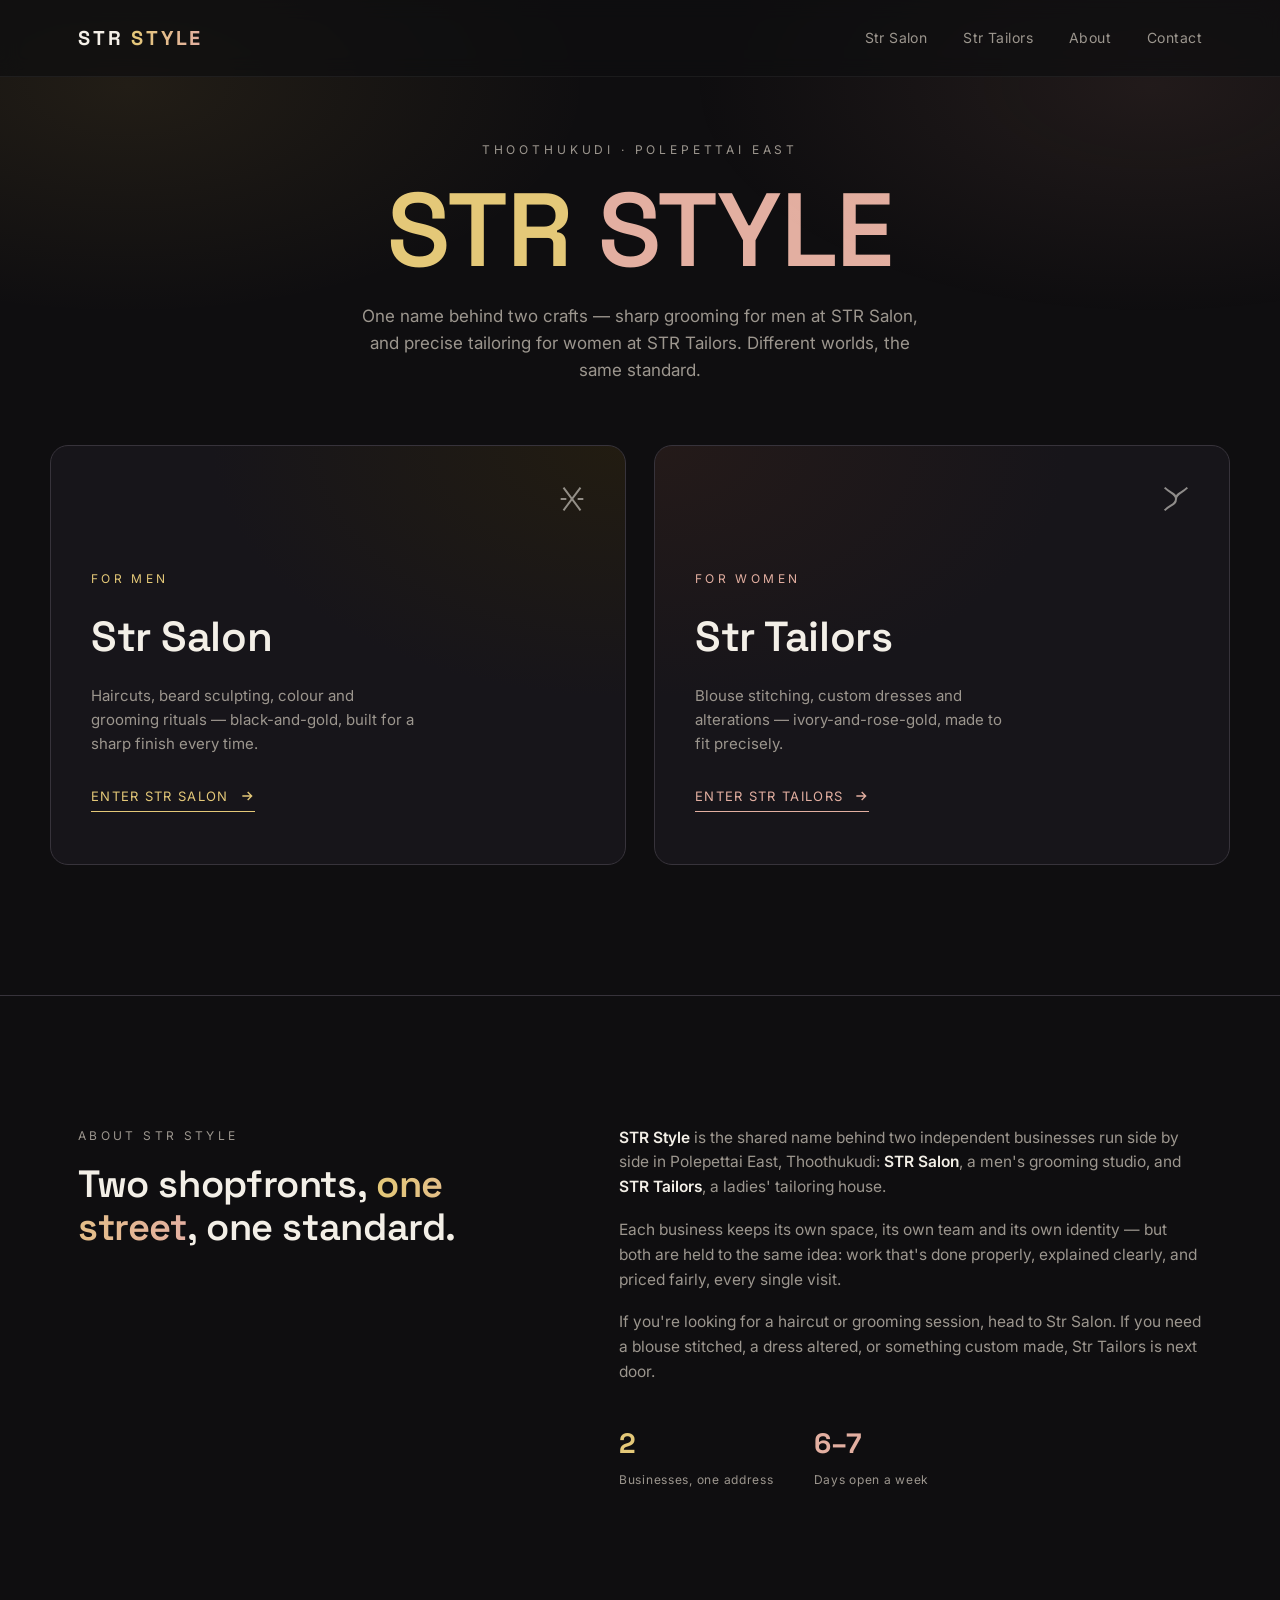
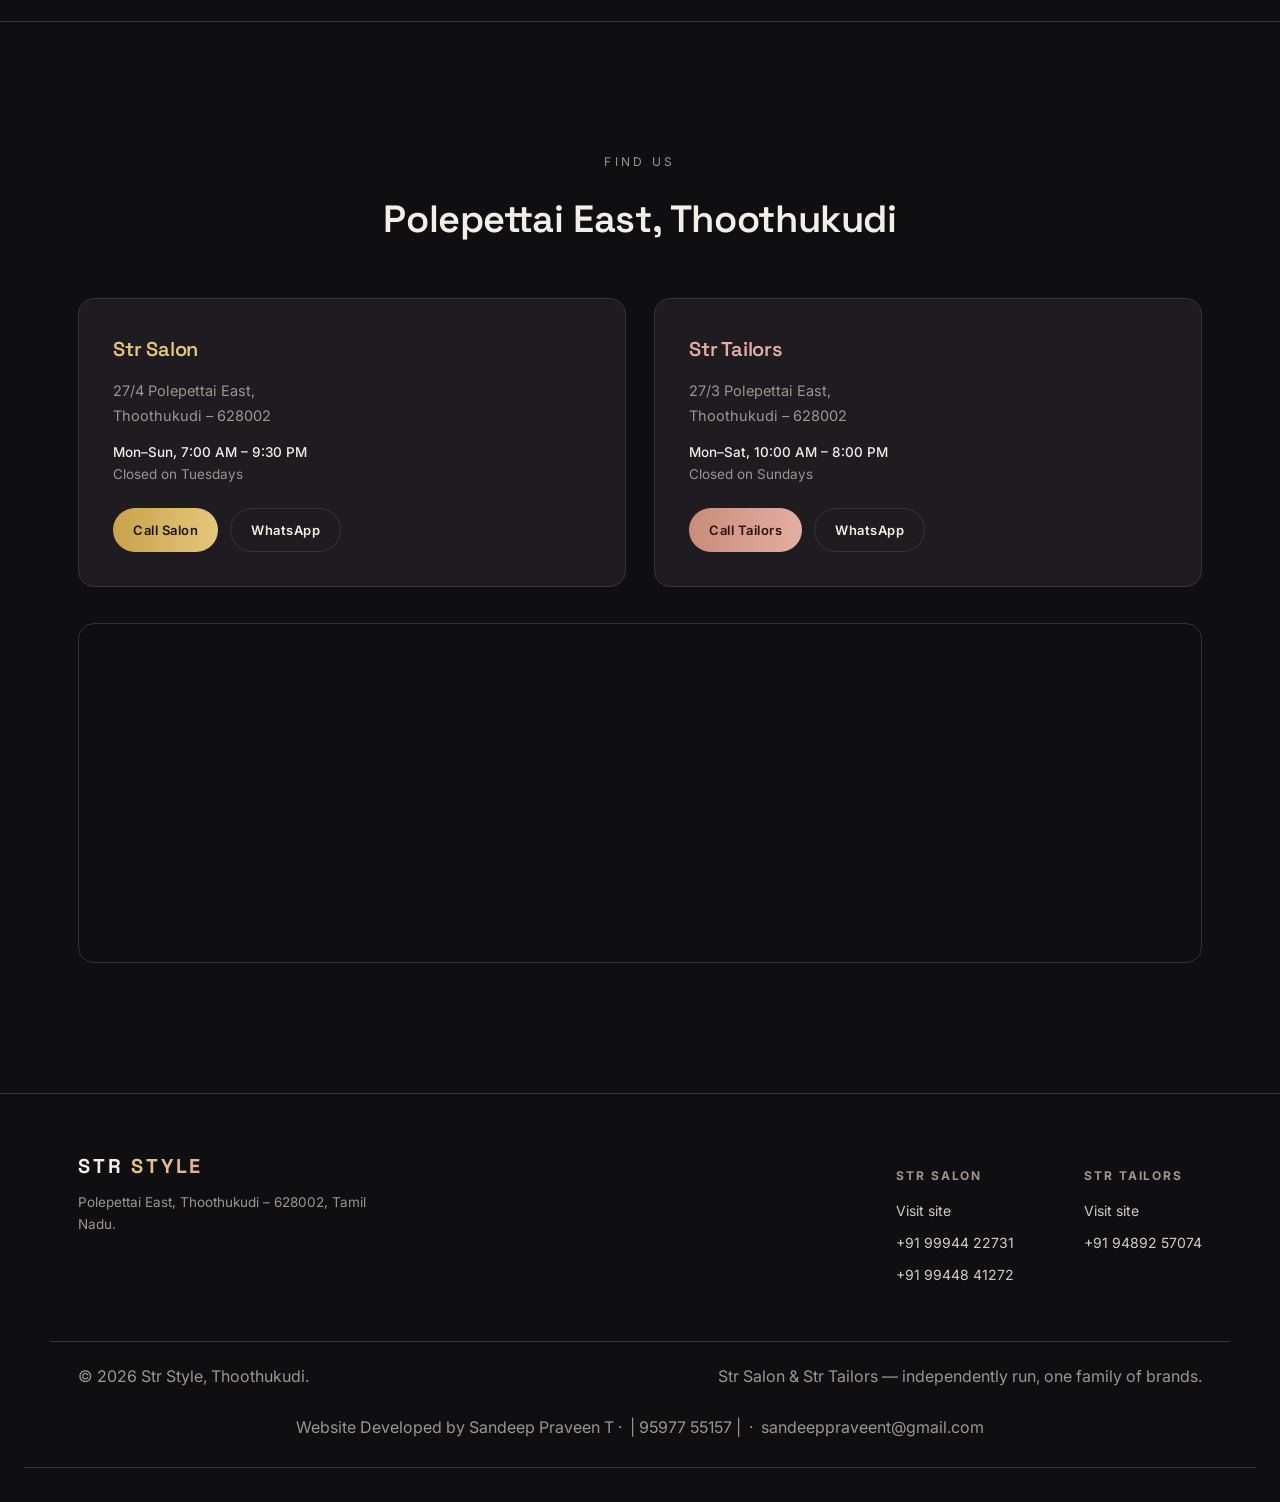
<file: index.html>
<!doctype html>
<html lang="en">
<head>
<meta charset="UTF-8">
<meta name="viewport" content="width=device-width, initial-scale=1.0">
<title>STR Style | STR Salon &amp; STR Tailors</title>
<meta name="description" content="STR Style is the Thoothukudi brand behind STR Salon, a men's grooming studio, and STR Tailors, a ladies' tailoring house. Two crafts, one address in Polepettai East.">
<link rel="canonical" href="https://strstyle.in/">
<meta name="robots" content="index, follow">
<meta name="theme-color" content="#0F0E10">

<!-- Open Graph -->
<meta property="og:type" content="website">
<meta property="og:site_name" content="STR Style">
<meta property="og:title" content="STR Style | STR Salon & STR Tailors">
<meta property="og:description" content="The parent brand behind STR Salon (men's grooming) and STR Tailors (ladies' tailoring) in Polepettai East, Thoothukudi.">
<meta property="og:url" content="https://strstyle.in/">
<meta property="og:image" content="https://strstyle.in/assets/img/og-strstyle.jpg">
<meta property="og:locale" content="en_IN">

<!-- Twitter -->
<meta name="twitter:card" content="summary_large_image">
<meta name="twitter:title" content="STR Style | STR Salon & STR Tailors">
<meta name="twitter:description" content="Two premium crafts, one Thoothukudi address — STR Salon for men's grooming, STR Tailors for ladies' tailoring.">
<meta name="twitter:image" content="https://strstyle.in/assets/img/og-strstyle.jpg">

<link rel="preconnect" href="https://fonts.googleapis.com">
<link rel="preconnect" href="https://fonts.gstatic.com" crossorigin>
<link href="https://fonts.googleapis.com/css2?family=Space+Grotesk:wght@500;600;700&family=Inter:wght@400;500;600&display=swap" rel="stylesheet">
<link rel="stylesheet" href="/assets/css/main.css">

<script type="application/ld+json">
{
  "@context": "https://schema.org",
  "@type": "Organization",
  "name": "STR Style",
  "url": "https://strstyle.in/",
  "description": "Parent brand of STR Salon and STR Tailors in Polepettai East, Thoothukudi.",
  "subOrganization": [
    {
      "@type": "HairSalon",
      "name": "STR Salon",
      "url": "https://strstyle.in/salon"
    },
    {
      "@type": "ProfessionalService",
      "name": "STR Tailors",
      "url": "https://strstyle.in/tailors"
    }
  ]
}
</script>
</head>
<body>

<header class="site-header">
  <div class="wrap">
    <a href="/" class="logo">STR <span>STYLE</span></a>
    <nav class="nav-links" aria-label="Primary">
      <a href="/salon">Str Salon</a>
      <a href="/tailors">Str Tailors</a>
      <a href="#about">About</a>
      <a href="#location">Contact</a>
    </nav>
    <button class="nav-toggle" aria-label="Toggle menu" aria-expanded="false">☰</button>
  </div>
</header>

<main>

  <section class="hero">
    <span class="seam" style="display:none;" aria-hidden="true"></span>
    <p class="eyebrow">Thoothukudi · Polepettai East</p>
    <h1><span class="half-a">STR</span> <span class="half-b">STYLE</span></h1>
    <p class="lede">One name behind two crafts — sharp grooming for men at STR Salon, and precise tailoring for women at STR Tailors. Different worlds, the same standard.</p>
    <!-- <div class="scroll-cue">Scroll</div> -->
  </section>

  <section class="brands" id="brands">
    <div class="grid">
      <a class="brand-card salon reveal" href="/salon">
        <svg class="glyph" viewBox="0 0 24 24" fill="none" stroke="currentColor" stroke-width="1.4"><path d="M6 4l12 16M18 4L6 20M4 12h4M16 12h4"/></svg>
        <p class="tag">For Men</p>
        <h2>Str Salon</h2>
        <p>Haircuts, beard sculpting, colour and grooming rituals — black-and-gold, built for a sharp finish every time.</p>
        <span class="go">Enter Str Salon
          <svg width="16" height="16" viewBox="0 0 24 24" fill="none" stroke="currentColor" stroke-width="2"><path d="M5 12h14M13 6l6 6-6 6"/></svg>
        </span>
      </a>
      <a class="brand-card tailors reveal" href="/tailors">
        <svg class="glyph" viewBox="0 0 24 24" fill="none" stroke="currentColor" stroke-width="1.4"><path d="M4 4c4 4 8 4 8 8s-4 4-8 8M20 4c-4 4-8 4-8 8"/></svg>
        <p class="tag">For Women</p>
        <h2>Str Tailors</h2>
        <p>Blouse stitching, custom dresses and alterations — ivory-and-rose-gold, made to fit precisely.</p>
        <span class="go">Enter Str Tailors
          <svg width="16" height="16" viewBox="0 0 24 24" fill="none" stroke="currentColor" stroke-width="2"><path d="M5 12h14M13 6l6 6-6 6"/></svg>
        </span>
      </a>
    </div>
  </section>

  <section class="about" id="about">
    <div class="wrap">
      <div class="reveal">
        <p class="kicker">About Str Style</p>
        <h2>Two shopfronts, <em>one street</em>, one standard.</h2>
      </div>
      <div class="about-copy reveal">
        <p><strong>STR Style</strong> is the shared name behind two independent businesses run side by side in Polepettai East, Thoothukudi: <strong>STR Salon</strong>, a men's grooming studio, and <strong>STR Tailors</strong>, a ladies' tailoring house.</p>
        <p>Each business keeps its own space, its own team and its own identity — but both are held to the same idea: work that's done properly, explained clearly, and priced fairly, every single visit.</p>
        <p>If you're looking for a haircut or grooming session, head to Str Salon. If you need a blouse stitched, a dress altered, or something custom made, Str Tailors is next door.</p>
        <div class="stat-row">
          <div class="stat"><b>2</b><span>Businesses, one address</span></div>
          <div class="stat"><b>6–7</b><span>Days open a week</span></div>
        </div>
      </div>
    </div>
  </section>

  <section class="location" id="location">
    <div class="wrap">
      <p class="kicker">Find Us</p>
      <h2 class="reveal">Polepettai East, Thoothukudi</h2>
      <div class="loc-grid">
        <div class="loc-card salon reveal">
          <h3>Str Salon</h3>
          <p class="addr">27/4 Polepettai East,<br>Thoothukudi – 628002</p>
          <p class="hours"><b>Mon–Sun, 7:00 AM – 9:30 PM</b><br>Closed on Tuesdays</p>
          <div class="cta-row">
            <a class="btn gold" href="tel:+919994422731">Call Salon</a>
            <a class="btn ghost" href="https://wa.me/919994422731" target="_blank" rel="noopener">WhatsApp</a>
          </div>
        </div>
        <div class="loc-card tailors reveal">
          <h3>Str Tailors</h3>
          <p class="addr">27/3 Polepettai East,<br>Thoothukudi – 628002</p>
          <p class="hours"><b>Mon–Sat, 10:00 AM – 8:00 PM</b><br>Closed on Sundays</p>
          <div class="cta-row">
            <a class="btn rose" href="tel:+919489257074">Call Tailors</a>
            <a class="btn ghost" href="https://wa.me/919489257074" target="_blank" rel="noopener">WhatsApp</a>
          </div>
        </div>
      </div>
      <div class="map-embed reveal">
        <iframe src="https://www.google.com/maps?q=8.810894,78.139693&hl=en&z=17&output=embed" title="STR Style location map — Polepettai East, Thoothukudi" loading="lazy" referrerpolicy="no-referrer-when-downgrade"></iframe>
      </div>
    </div>
  </section>

</main>

<footer class="site-footer">
  <div class="wrap">
    <div class="foot-brand">
      <a href="/" class="logo">STR <span>STYLE</span></a>
      <p>Polepettai East, Thoothukudi – 628002, Tamil Nadu.</p>
    </div>
    <div class="foot-links">
      <div class="foot-col">
        <h4>Str Salon</h4>
        <a href="/salon">Visit site</a>
        <a href="tel:+919994422731">+91 99944 22731</a>
        <a href="tel:+919944841272">+91 99448 41272</a>
      </div>
      <div class="foot-col">
        <h4>Str Tailors</h4>
        <a href="/tailors">Visit site</a>
        <a href="tel:+919489257074">+91 94892 57074</a>
      </div>
    </div>
  </div>
  <div class="foot-bottom">
    <span>© <span data-year></span> Str Style, Thoothukudi.</span>
    <span>Str Salon &amp; Str Tailors — independently run, one family of brands.</span>
  </div>
  <div class="dev-credit">
  Website Developed by Sandeep Praveen T ·
  <a href="tel:+919597755157">| 95977 55157 |</a> ·
  <a href="mailto:sandeeppraveent@gmail.com">sandeeppraveent@gmail.com</a>
  </div>
</footer>

<script src="/assets/js/main.js"></script>
</body>
</html>
</file>
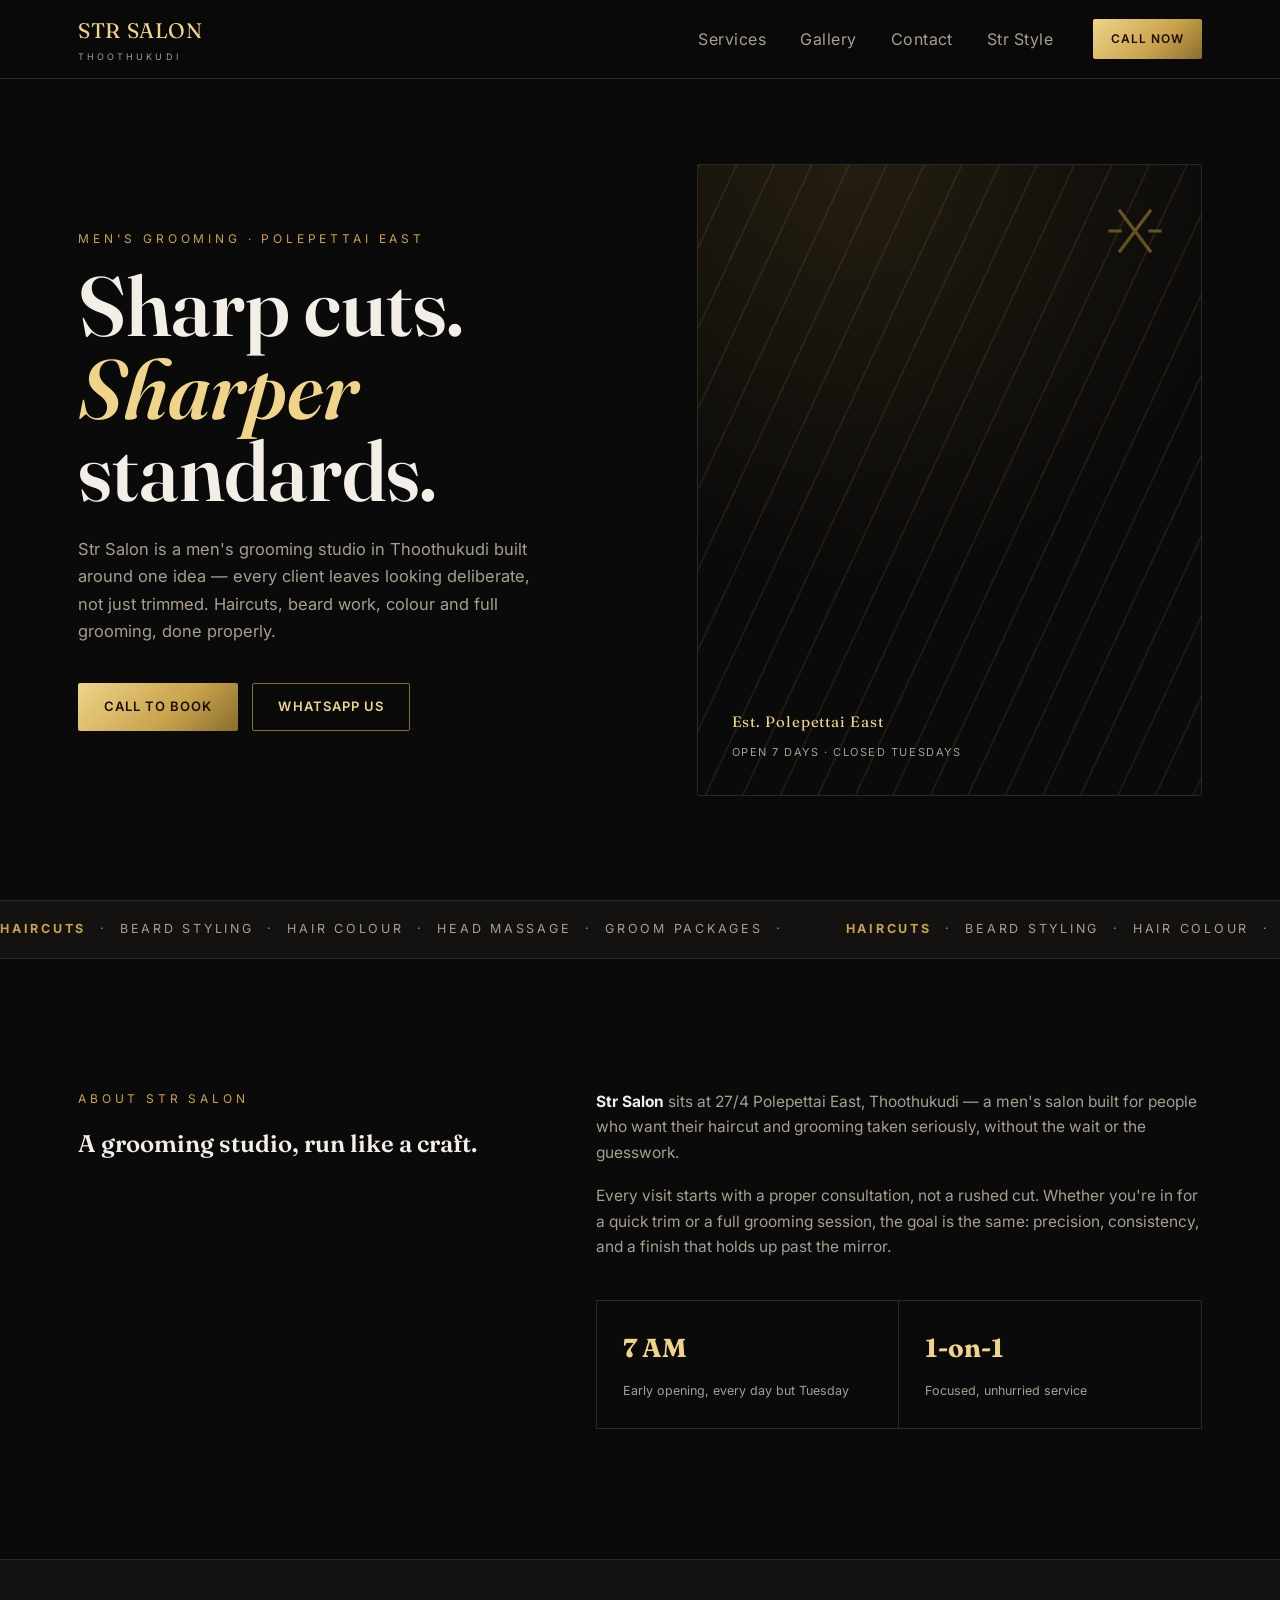
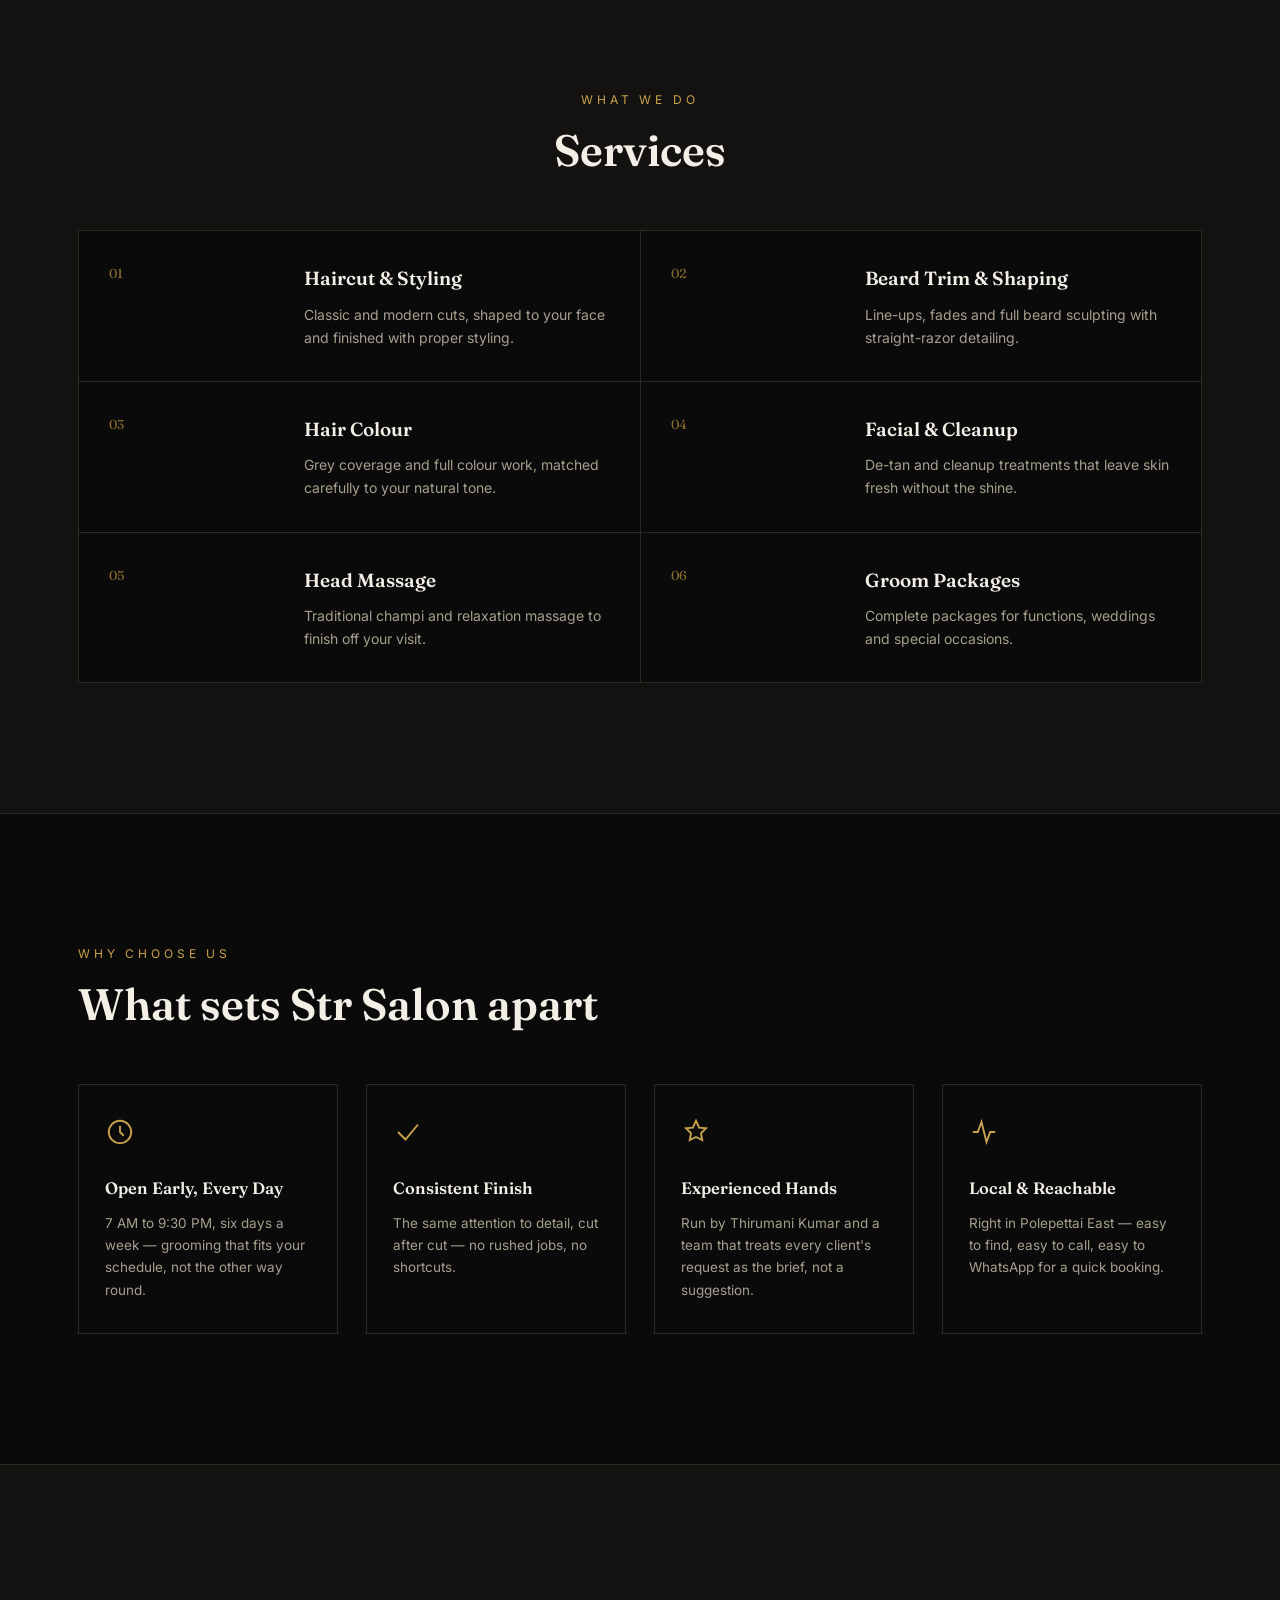
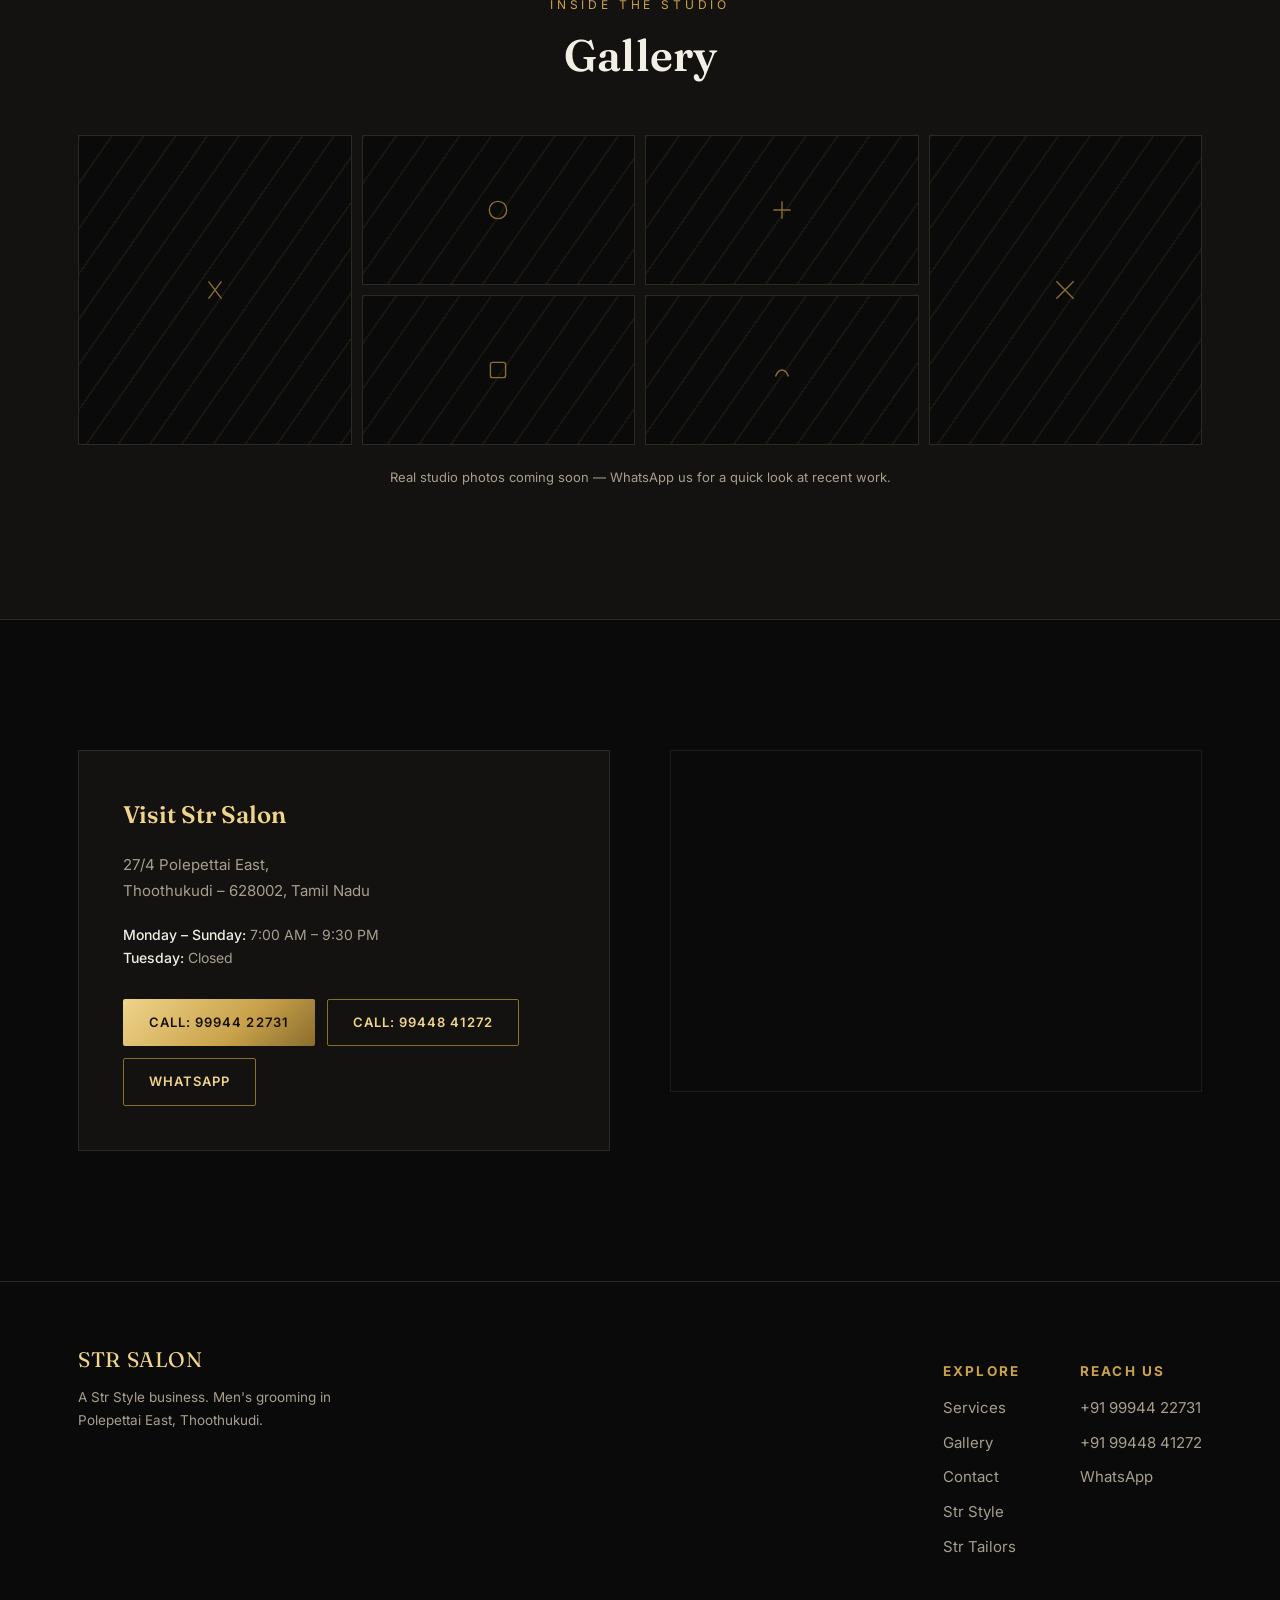
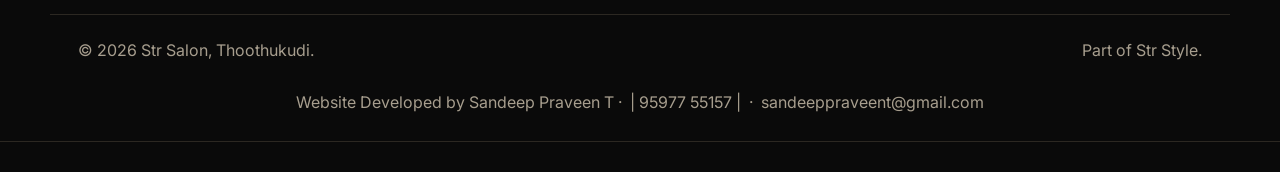
<file: salon/index.html>
<!doctype html>
<html lang="en">
<head>
<meta charset="UTF-8">
<meta name="viewport" content="width=device-width, initial-scale=1.0">
<title>Str Salon Thoothukudi | Men's Salon, Haircut &amp; Grooming in Polepettai East</title>
<meta name="description" content="Str Salon in Polepettai East, Thoothukudi is a men's grooming studio offering haircuts, beard styling, hair colour and grooming packages. Open daily 7 AM–9:30 PM, closed Tuesdays. Call or WhatsApp to book.">
<link rel="canonical" href="https://strstyle.in/salon">
<meta name="robots" content="index, follow">
<meta name="theme-color" content="#0A0A0A">

<meta property="og:type" content="business.business">
<meta property="og:site_name" content="Str Salon">
<meta property="og:title" content="Str Salon Thoothukudi | Men's Salon &amp; Grooming">
<meta property="og:description" content="Haircuts, beard styling and grooming for men at Str Salon, Polepettai East, Thoothukudi. Open daily, 7 AM–9:30 PM (closed Tuesdays).">
<meta property="og:url" content="https://strstyle.in/salon">
<meta property="og:image" content="https://strstyle.in/assets/img/og-salon.jpg">
<meta property="og:locale" content="en_IN">

<meta name="twitter:card" content="summary_large_image">
<meta name="twitter:title" content="Str Salon Thoothukudi | Men's Salon & Grooming">
<meta name="twitter:description" content="Men's haircuts, beard styling and grooming in Polepettai East, Thoothukudi. Call or WhatsApp to book.">
<meta name="twitter:image" content="https://strstyle.in/assets/img/og-salon.jpg">

<link rel="preconnect" href="https://fonts.googleapis.com">
<link rel="preconnect" href="https://fonts.gstatic.com" crossorigin>
<link href="https://fonts.googleapis.com/css2?family=Fraunces:ital,wght@0,500;0,600;1,500&family=Inter:wght@400;500;600&display=swap" rel="stylesheet">
<link rel="stylesheet" href="/assets/css/salon.css">

<script type="application/ld+json">
{
  "@context": "https://schema.org",
  "@type": "HairSalon",
  "name": "Str Salon",
  "image": "https://strstyle.in/assets/img/og-salon.jpg",
  "url": "https://strstyle.in/salon",
  "telephone": ["+91-9994422731", "+91-9944841272"],
  "priceRange": "₹₹",
  "address": {
    "@type": "PostalAddress",
    "streetAddress": "27/4 Polepettai East",
    "addressLocality": "Thoothukudi",
    "addressRegion": "Tamil Nadu",
    "postalCode": "628002",
    "addressCountry": "IN"
  },
  "geo": { "@type": "GeoCoordinates", "latitude": 8.810894, "longitude": 78.139693 },
  "openingHoursSpecification": [
    { "@type": "OpeningHoursSpecification", "dayOfWeek": ["Monday","Wednesday","Thursday","Friday","Saturday","Sunday"], "opens": "07:00", "closes": "21:30" }
  ],
  "parentOrganization": { "@type": "Organization", "name": "Str Style", "url": "https://strstyle.in/" }
}
</script>
</head>
<body>

<header class="site-header">
  <div class="wrap">
    <a href="/salon" class="logo">STR SALON<small>Thoothukudi</small></a>
    <nav class="nav-links" aria-label="Primary">
      <a href="#services">Services</a>
      <a href="#gallery">Gallery</a>
      <a href="#contact">Contact</a>
      <a href="/">Str Style</a>
      <a class="btn primary small" href="tel:+919994422731">Call Now</a>
    </nav>
    <button class="nav-toggle" aria-label="Toggle menu" aria-expanded="false">☰</button>
  </div>
</header>

<main>

  <section class="hero">
    <div class="wrap">
      <div class="hero-copy">
        <p class="kicker">Men's Grooming · Polepettai East</p>
        <h1>Sharp cuts.<br><em>Sharper</em> standards.</h1>
        <p class="lede">Str Salon is a men's grooming studio in Thoothukudi built around one idea — every client leaves looking deliberate, not just trimmed. Haircuts, beard work, colour and full grooming, done properly.</p>
        <div class="hero-ctas">
          <a class="btn primary" href="tel:+919994422731">Call to Book</a>
          <a class="btn outline" href="https://wa.me/919994422731" target="_blank" rel="noopener">WhatsApp Us</a>
        </div>
      </div>
      <div class="blade">
        <svg viewBox="0 0 24 24" fill="none" stroke="currentColor" stroke-width="1.2"><path d="M6 4l12 16M18 4L6 20M2 12h5M17 12h5"/></svg>
        <div class="mono">Est. Polepettai East<small>Open 7 Days · Closed Tuesdays</small></div>
      </div>
    </div>
  </section>

  <div class="strip" aria-hidden="true">
    <div class="track">
      <span><b>Haircuts</b> &nbsp;·&nbsp; Beard Styling &nbsp;·&nbsp; Hair Colour &nbsp;·&nbsp; Head Massage &nbsp;·&nbsp; Groom Packages &nbsp;·&nbsp;</span>
      <span><b>Haircuts</b> &nbsp;·&nbsp; Beard Styling &nbsp;·&nbsp; Hair Colour &nbsp;·&nbsp; Head Massage &nbsp;·&nbsp; Groom Packages &nbsp;·&nbsp;</span>
    </div>
  </div>

  <section class="about" id="about">
    <div class="wrap">
      <div class="reveal">
        <p class="kicker">About Str Salon</p>
        <h2>A grooming studio, run like a craft.</h2>
      </div>
      <div class="about-copy reveal">
        <p><strong>Str Salon</strong> sits at 27/4 Polepettai East, Thoothukudi — a men's salon built for people who want their haircut and grooming taken seriously, without the wait or the guesswork.</p>
        <p>Every visit starts with a proper consultation, not a rushed cut. Whether you're in for a quick trim or a full grooming session, the goal is the same: precision, consistency, and a finish that holds up past the mirror.</p>
        <div class="pillars">
          <div class="pillar"><b>7 AM</b><span>Early opening, every day but Tuesday</span></div>
          <div class="pillar"><b>1-on-1</b><span>Focused, unhurried service</span></div>
        </div>
      </div>
    </div>
  </section>

  <section class="services" id="services">
    <div class="wrap">
      <div class="section-head center reveal">
        <p class="kicker">What We Do</p>
        <h2>Services</h2>
      </div>
      <div class="service-list reveal">
        <div class="service"><span class="num">01</span><div><h3>Haircut &amp; Styling</h3><p>Classic and modern cuts, shaped to your face and finished with proper styling.</p></div></div>
        <div class="service"><span class="num">02</span><div><h3>Beard Trim &amp; Shaping</h3><p>Line-ups, fades and full beard sculpting with straight-razor detailing.</p></div></div>
        <div class="service"><span class="num">03</span><div><h3>Hair Colour</h3><p>Grey coverage and full colour work, matched carefully to your natural tone.</p></div></div>
        <div class="service"><span class="num">04</span><div><h3>Facial &amp; Cleanup</h3><p>De-tan and cleanup treatments that leave skin fresh without the shine.</p></div></div>
        <div class="service"><span class="num">05</span><div><h3>Head Massage</h3><p>Traditional champi and relaxation massage to finish off your visit.</p></div></div>
        <div class="service"><span class="num">06</span><div><h3>Groom Packages</h3><p>Complete packages for functions, weddings and special occasions.</p></div></div>
      </div>
    </div>
  </section>

  <section class="why" id="why">
    <div class="wrap">
      <div class="section-head reveal">
        <p class="kicker">Why Choose Us</p>
        <h2>What sets Str Salon apart</h2>
      </div>
      <div class="why-grid">
        <div class="why-card reveal">
          <svg viewBox="0 0 24 24" fill="none" stroke="currentColor" stroke-width="1.5"><circle cx="12" cy="12" r="9"/><path d="M12 7v5l3 3"/></svg>
          <h3>Open Early, Every Day</h3>
          <p>7 AM to 9:30 PM, six days a week — grooming that fits your schedule, not the other way round.</p>
        </div>
        <div class="why-card reveal">
          <svg viewBox="0 0 24 24" fill="none" stroke="currentColor" stroke-width="1.5"><path d="M4 12l6 6L20 6"/></svg>
          <h3>Consistent Finish</h3>
          <p>The same attention to detail, cut after cut — no rushed jobs, no shortcuts.</p>
        </div>
        <div class="why-card reveal">
          <svg viewBox="0 0 24 24" fill="none" stroke="currentColor" stroke-width="1.5"><path d="M12 3l2.5 5.5L20 9l-4 4 1 5.5L12 16l-5 2.5 1-5.5-4-4 5.5-.5z"/></svg>
          <h3>Experienced Hands</h3>
          <p>Run by Thirumani Kumar and a team that treats every client's request as the brief, not a suggestion.</p>
        </div>
        <div class="why-card reveal">
          <svg viewBox="0 0 24 24" fill="none" stroke="currentColor" stroke-width="1.5"><path d="M3 12h4l3-8 4 16 3-8h4"/></svg>
          <h3>Local &amp; Reachable</h3>
          <p>Right in Polepettai East — easy to find, easy to call, easy to WhatsApp for a quick booking.</p>
        </div>
      </div>
    </div>
  </section>

  <section class="gallery" id="gallery">
    <div class="wrap">
      <div class="section-head center reveal">
        <p class="kicker">Inside The Studio</p>
        <h2>Gallery</h2>
      </div>
      <div class="gal-grid reveal">
        <div class="gal-tile"><svg viewBox="0 0 24 24" fill="none" stroke="currentColor" stroke-width="1.3"><path d="M6 4l12 16M18 4L6 20"/></svg></div>
        <div class="gal-tile"><svg viewBox="0 0 24 24" fill="none" stroke="currentColor" stroke-width="1.3"><circle cx="12" cy="12" r="8"/></svg></div>
        <div class="gal-tile"><svg viewBox="0 0 24 24" fill="none" stroke="currentColor" stroke-width="1.3"><path d="M4 12h16M12 4v16"/></svg></div>
        <div class="gal-tile"><svg viewBox="0 0 24 24" fill="none" stroke="currentColor" stroke-width="1.3"><path d="M4 4l16 16M20 4L4 20"/></svg></div>
        <div class="gal-tile"><svg viewBox="0 0 24 24" fill="none" stroke="currentColor" stroke-width="1.3"><rect x="5" y="5" width="14" height="14" rx="2"/></svg></div>
        <div class="gal-tile"><svg viewBox="0 0 24 24" fill="none" stroke="currentColor" stroke-width="1.3"><path d="M6 18c3-8 9-8 12 0"/></svg></div>
      </div>
      <p style="text-align:center;color:var(--muted);font-size:13px;margin-top:22px;">Real studio photos coming soon — WhatsApp us for a quick look at recent work.</p>
    </div>
  </section>

  <section class="contact" id="contact">
    <div class="wrap">
      <div class="contact-card reveal">
        <h3>Visit Str Salon</h3>
        <p class="addr">27/4 Polepettai East,<br>Thoothukudi – 628002, Tamil Nadu</p>
        <p class="hours"><b>Monday – Sunday:</b> 7:00 AM – 9:30 PM<br><b>Tuesday:</b> Closed</p>
        <div class="contact-actions">
          <a class="btn primary" href="tel:+919994422731">Call: 99944 22731</a>
          <a class="btn outline" href="tel:+919944841272">Call: 99448 41272</a>
          <a class="btn outline" href="https://wa.me/919994422731" target="_blank" rel="noopener">WhatsApp</a>
        </div>
      </div>
      <div class="map-embed reveal">
        <iframe src="https://www.google.com/maps?q=8.810894,78.139693&hl=en&z=17&output=embed" title="Str Salon location — 27/4 Polepettai East, Thoothukudi" loading="lazy" referrerpolicy="no-referrer-when-downgrade"></iframe>
      </div>
    </div>
  </section>

</main>

<footer class="site-footer">
  <div class="wrap">
    <div class="foot-brand">
      <a href="/salon" class="logo">STR SALON</a>
      <p>A Str Style business. Men's grooming in Polepettai East, Thoothukudi.</p>
    </div>
    <div class="foot-links">
      <div class="foot-col">
        <h4>Explore</h4>
        <a href="#services">Services</a>
        <a href="#gallery">Gallery</a>
        <a href="#contact">Contact</a>
        <a href="/">Str Style</a>
        <a href="/tailors">Str Tailors</a>
      </div>
      <div class="foot-col">
        <h4>Reach Us</h4>
        <a href="tel:+919994422731">+91 99944 22731</a>
        <a href="tel:+919944841272">+91 99448 41272</a>
        <a href="https://wa.me/919994422731" target="_blank" rel="noopener">WhatsApp</a>
      </div>
    </div>
  </div>
  <div class="foot-bottom">
    <span>© <span data-year></span> Str Salon, Thoothukudi.</span>
    <span>Part of Str Style.</span>
  </div>
  <div class="dev-credit">
  Website Developed by Sandeep Praveen T ·
  <a href="tel:+919597755157">| 95977 55157 |</a> ·
  <a href="mailto:sandeeppraveent@gmail.com">sandeeppraveent@gmail.com</a>
  </div>
</footer>

<script src="/assets/js/main.js"></script>
</body>
</html>
</file>
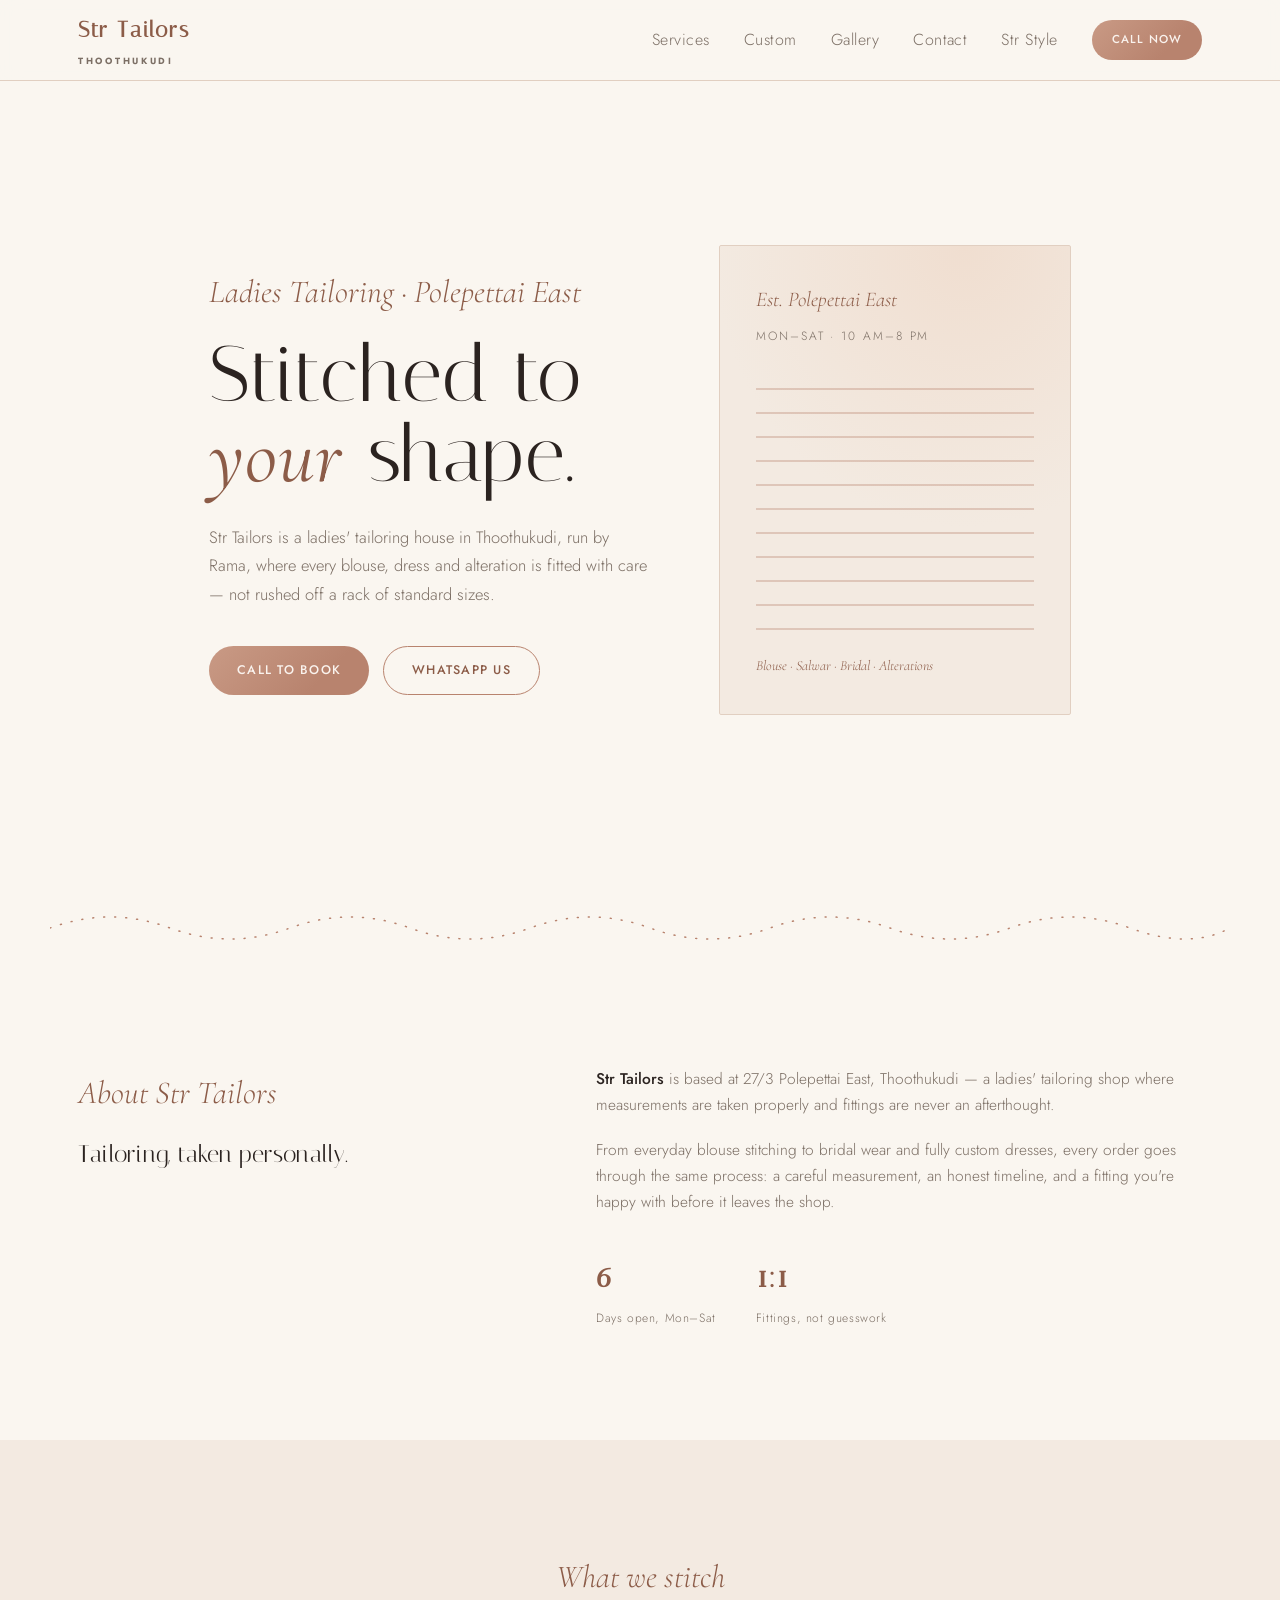
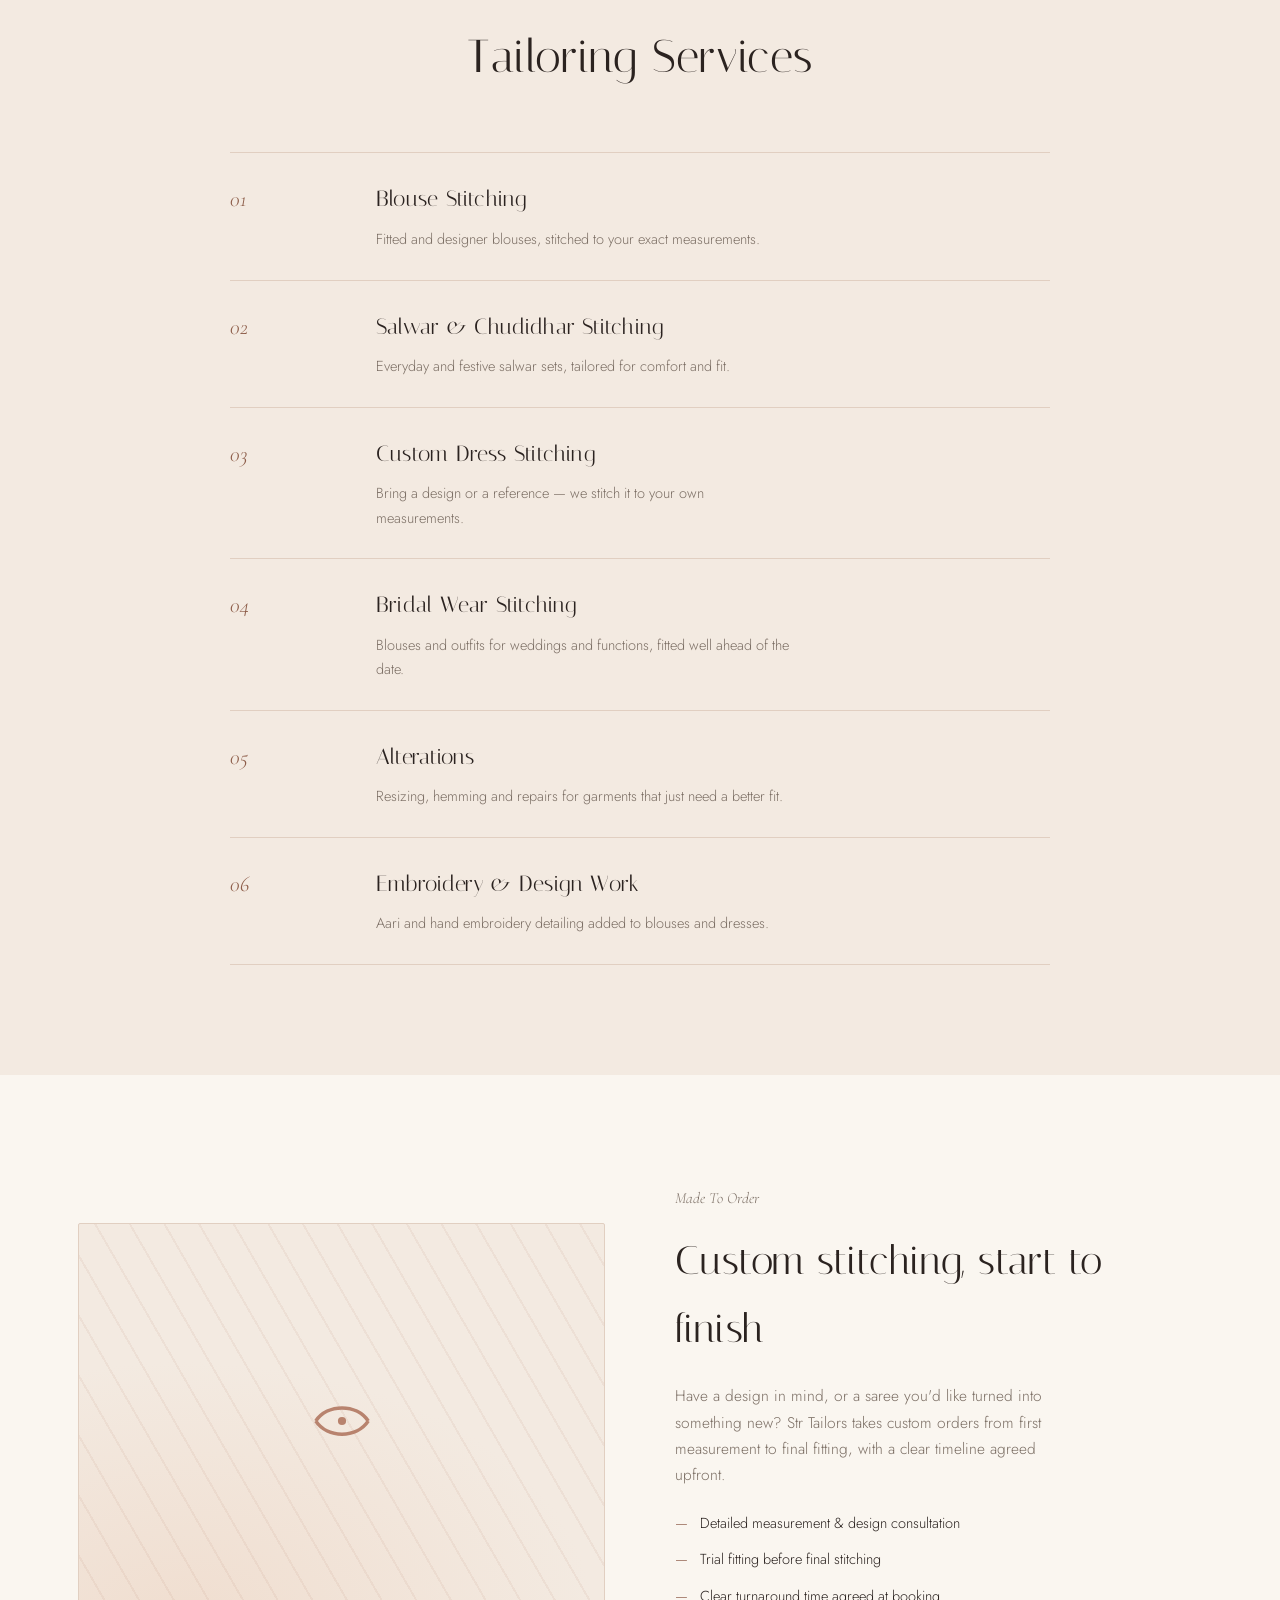
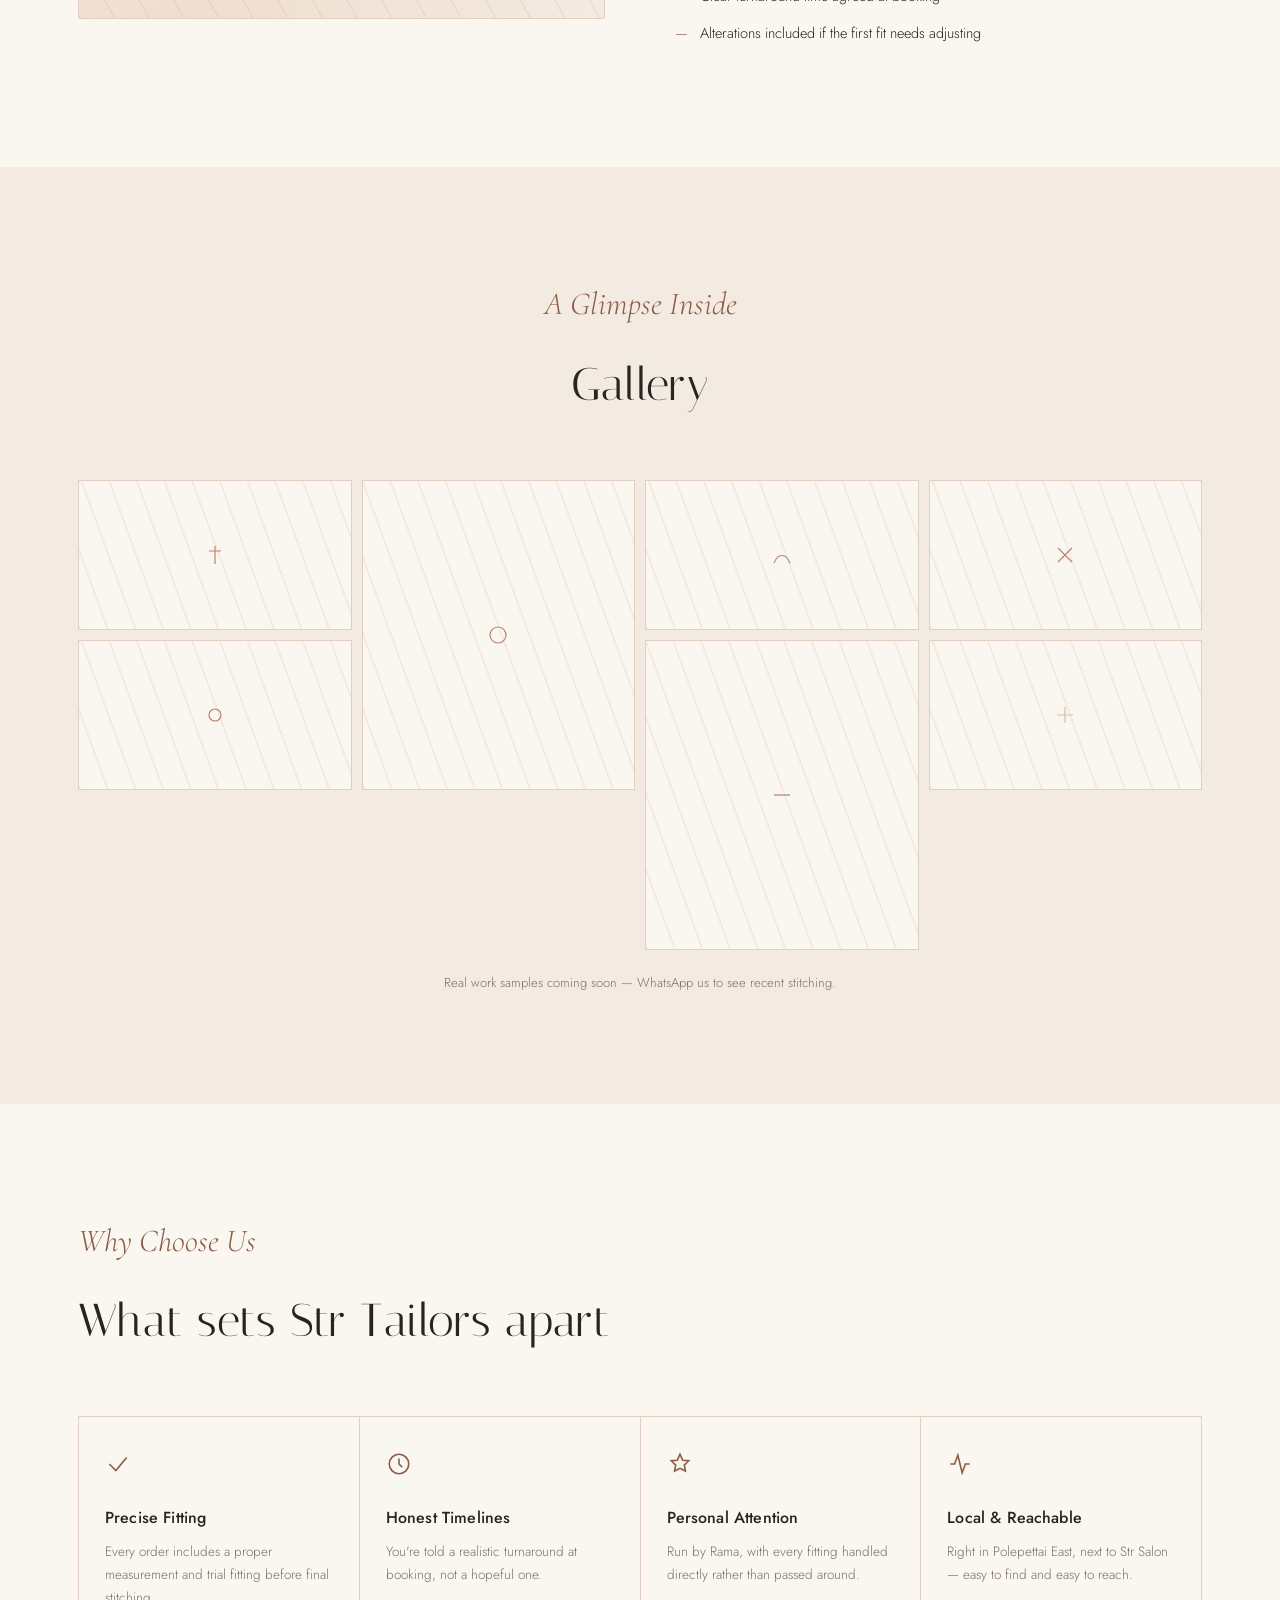
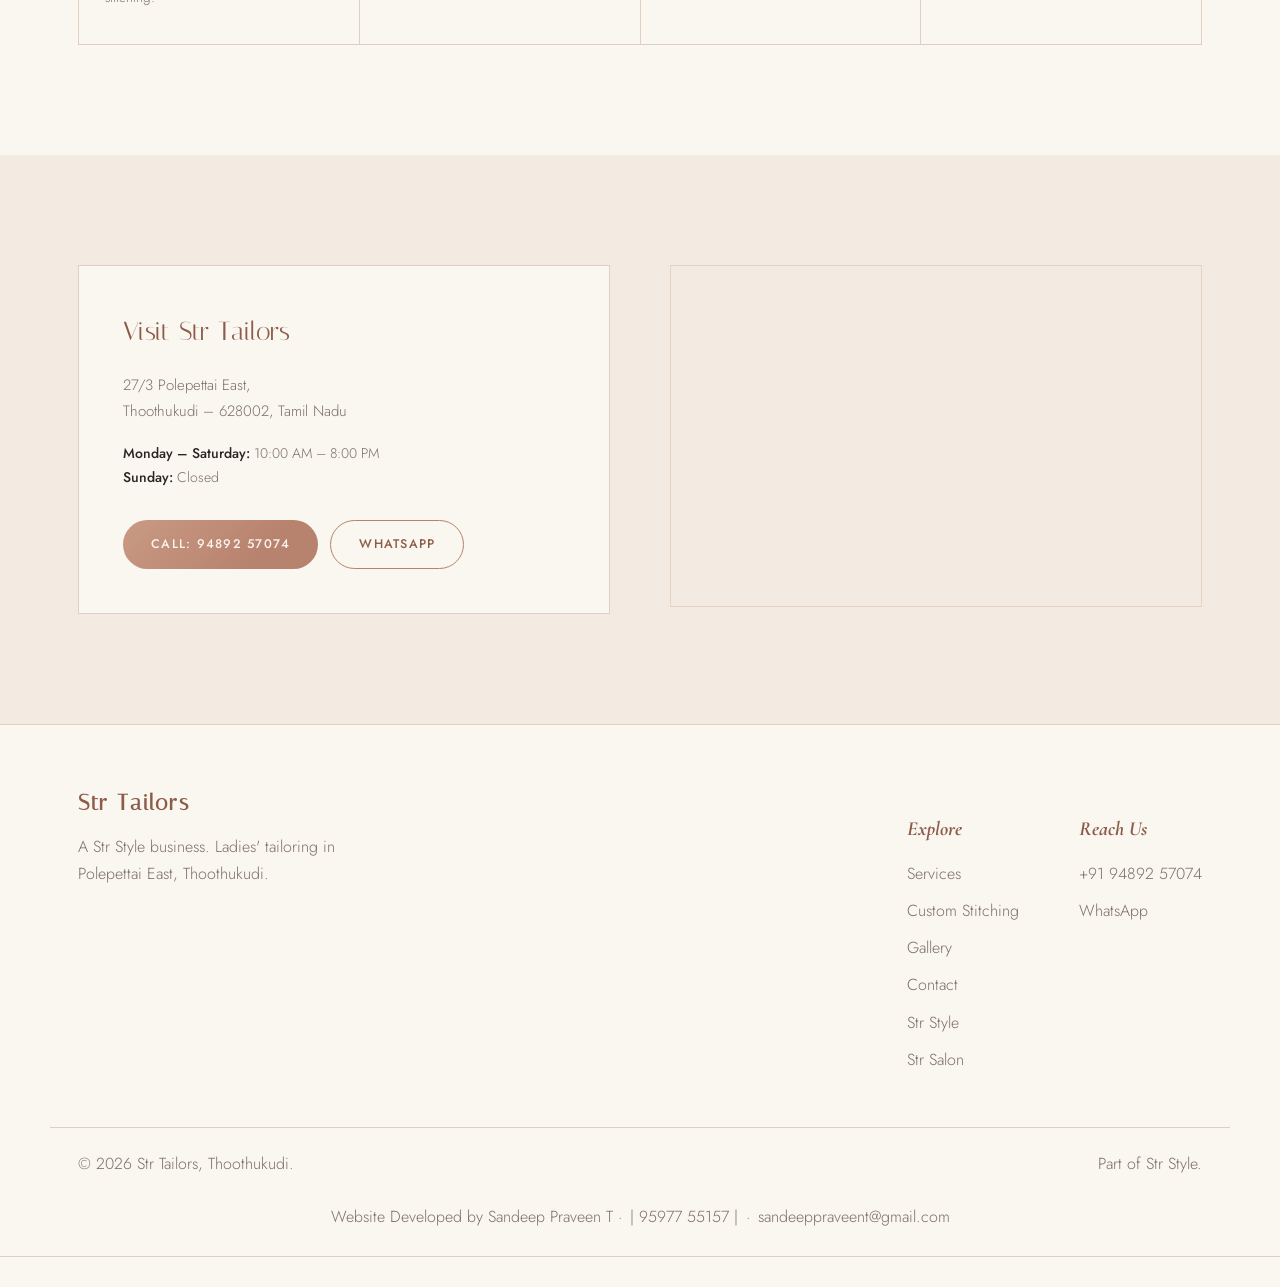
<file: tailors/index.html>
<!doctype html>
<html lang="en">
<head>
<meta charset="UTF-8">
<meta name="viewport" content="width=device-width, initial-scale=1.0">
<title>Str Tailors Thoothukudi | Ladies Tailoring, Blouse &amp; Custom Stitching</title>
<meta name="description" content="Str Tailors in Polepettai East, Thoothukudi offers blouse stitching, custom dress tailoring, salwar and bridal wear stitching, and alterations for women. Open Mon–Sat, 10 AM–8 PM. Call or WhatsApp to book.">
<link rel="canonical" href="https://strstyle.in/tailors">
<meta name="robots" content="index, follow">
<meta name="theme-color" content="#FAF6F0">

<meta property="og:type" content="business.business">
<meta property="og:site_name" content="Str Tailors">
<meta property="og:title" content="Str Tailors Thoothukudi | Ladies Tailoring &amp; Custom Stitching">
<meta property="og:description" content="Blouse stitching, custom dress tailoring and alterations for women at Str Tailors, Polepettai East, Thoothukudi. Open Mon–Sat, 10 AM–8 PM.">
<meta property="og:url" content="https://strstyle.in/tailors">
<meta property="og:image" content="https://strstyle.in/assets/img/og-tailors.jpg">
<meta property="og:locale" content="en_IN">

<meta name="twitter:card" content="summary_large_image">
<meta name="twitter:title" content="Str Tailors Thoothukudi | Ladies Tailoring & Custom Stitching">
<meta name="twitter:description" content="Blouse stitching, custom dress tailoring and alterations for women in Polepettai East, Thoothukudi. Call or WhatsApp to book.">
<meta name="twitter:image" content="https://strstyle.in/assets/img/og-tailors.jpg">

<link rel="preconnect" href="https://fonts.googleapis.com">
<link rel="preconnect" href="https://fonts.gstatic.com" crossorigin>
<link href="https://fonts.googleapis.com/css2?family=Italiana&family=Cormorant+Garamond:ital@0;1&family=Jost:wght@300;400;500&display=swap" rel="stylesheet">
<link rel="stylesheet" href="/assets/css/tailors.css">

<script type="application/ld+json">
{
  "@context": "https://schema.org",
  "@type": "ProfessionalService",
  "name": "Str Tailors",
  "image": "https://strstyle.in/assets/img/og-tailors.jpg",
  "url": "https://strstyle.in/tailors",
  "telephone": "+91-9489257074",
  "priceRange": "₹₹",
  "address": {
    "@type": "PostalAddress",
    "streetAddress": "27/3 Polepettai East",
    "addressLocality": "Thoothukudi",
    "addressRegion": "Tamil Nadu",
    "postalCode": "628002",
    "addressCountry": "IN"
  },
  "geo": { "@type": "GeoCoordinates", "latitude": 8.810894, "longitude": 78.139693 },
  "openingHoursSpecification": [
    { "@type": "OpeningHoursSpecification", "dayOfWeek": ["Monday","Tuesday","Wednesday","Thursday","Friday","Saturday"], "opens": "10:00", "closes": "20:00" }
  ],
  "parentOrganization": { "@type": "Organization", "name": "Str Style", "url": "https://strstyle.in/" }
}
</script>
</head>
<body>

<header class="site-header">
  <div class="wrap">
    <a href="/tailors" class="logo">Str Tailors<small>Thoothukudi</small></a>
    <nav class="nav-links" aria-label="Primary">
      <a href="#services">Services</a>
      <a href="#custom">Custom</a>
      <a href="#gallery">Gallery</a>
      <a href="#contact">Contact</a>
      <a href="/">Str Style</a>
      <a class="btn primary small" href="tel:+919489257074">Call Now</a>
    </nav>
    <button class="nav-toggle" aria-label="Toggle menu" aria-expanded="false">☰</button>
  </div>
</header>

<main>

  <section class="hero">
    <div class="wrap">
      <div class="hero-copy">
        <p class="kicker">Ladies Tailoring · Polepettai East</p>
        <h1>Stitched to<br><em>your</em> shape.</h1>
        <p class="lede">Str Tailors is a ladies' tailoring house in Thoothukudi, run by Rama, where every blouse, dress and alteration is fitted with care — not rushed off a rack of standard sizes.</p>
        <div class="hero-ctas">
          <a class="btn primary" href="tel:+919489257074">Call to Book</a>
          <a class="btn outline" href="https://wa.me/919489257074" target="_blank" rel="noopener">WhatsApp Us</a>
        </div>
      </div>
      <div class="spool">
        <div class="mono">Est. Polepettai East<small>Mon–Sat · 10 AM–8 PM</small></div>
        <div class="stitches" aria-hidden="true"></div>
        <div class="mono" style="font-size:14px;">Blouse · Salwar · Bridal · Alterations</div>
      </div>
    </div>
  </section>

  <div class="thread" aria-hidden="true">
    <svg viewBox="0 0 1180 56" preserveAspectRatio="none"><path d="M0 28 Q 60 6 120 28 T 240 28 T 360 28 T 480 28 T 600 28 T 720 28 T 840 28 T 960 28 T 1080 28 T 1180 28" fill="none" stroke="#B8836E" stroke-width="1.5" stroke-dasharray="1 10" stroke-linecap="round"/></svg>
  </div>

  <section class="about" id="about">
    <div class="wrap">
      <div class="reveal">
        <p class="kicker">About Str Tailors</p>
        <h2>Tailoring, taken personally.</h2>
      </div>
      <div class="about-copy reveal">
        <p><strong>Str Tailors</strong> is based at 27/3 Polepettai East, Thoothukudi — a ladies' tailoring shop where measurements are taken properly and fittings are never an afterthought.</p>
        <p>From everyday blouse stitching to bridal wear and fully custom dresses, every order goes through the same process: a careful measurement, an honest timeline, and a fitting you're happy with before it leaves the shop.</p>
        <div class="pillars">
          <div class="pillar"><b>6</b><span>Days open, Mon–Sat</span></div>
          <div class="pillar"><b>1:1</b><span>Fittings, not guesswork</span></div>
        </div>
      </div>
    </div>
  </section>

  <section class="services" id="services">
    <div class="wrap">
      <div class="section-head center reveal">
        <p class="kicker">What we stitch</p>
        <h2>Tailoring Services</h2>
      </div>
      <div class="service-list reveal">
        <div class="service-row"><span class="tag">01</span><div><h3>Blouse Stitching</h3><p>Fitted and designer blouses, stitched to your exact measurements.</p></div></div>
        <div class="service-row"><span class="tag">02</span><div><h3>Salwar &amp; Chudidhar Stitching</h3><p>Everyday and festive salwar sets, tailored for comfort and fit.</p></div></div>
        <div class="service-row"><span class="tag">03</span><div><h3>Custom Dress Stitching</h3><p>Bring a design or a reference — we stitch it to your own measurements.</p></div></div>
        <div class="service-row"><span class="tag">04</span><div><h3>Bridal Wear Stitching</h3><p>Blouses and outfits for weddings and functions, fitted well ahead of the date.</p></div></div>
        <div class="service-row"><span class="tag">05</span><div><h3>Alterations</h3><p>Resizing, hemming and repairs for garments that just need a better fit.</p></div></div>
        <div class="service-row"><span class="tag">06</span><div><h3>Embroidery &amp; Design Work</h3><p>Aari and hand embroidery detailing added to blouses and dresses.</p></div></div>
      </div>
    </div>
  </section>

  <section class="feature" id="custom">
    <div class="wrap">
      <div class="feature-visual" aria-hidden="true">
        <svg viewBox="0 0 24 24" fill="none" stroke="currentColor" stroke-width="1.2"><path d="M3 12c4-6 14-6 18 0M3 12c4 6 14 6 18 0"/><circle cx="12" cy="12" r="1.4" fill="currentColor" stroke="none"/></svg>
      </div>
      <div>
        <p class="kicker">Made To Order</p>
        <h2>Custom stitching, start to finish</h2>
        <p>Have a design in mind, or a saree you'd like turned into something new? Str Tailors takes custom orders from first measurement to final fitting, with a clear timeline agreed upfront.</p>
        <ul>
          <li>Detailed measurement &amp; design consultation</li>
          <li>Trial fitting before final stitching</li>
          <li>Clear turnaround time agreed at booking</li>
          <li>Alterations included if the first fit needs adjusting</li>
        </ul>
      </div>
    </div>
  </section>

  <section class="gallery" id="gallery">
    <div class="wrap">
      <div class="section-head center reveal">
        <p class="kicker">A Glimpse Inside</p>
        <h2>Gallery</h2>
      </div>
      <div class="gal-grid reveal">
        <div class="gal-tile"><svg viewBox="0 0 24 24" fill="none" stroke="currentColor" stroke-width="1.2"><path d="M12 3v18M6 8h12"/></svg></div>
        <div class="gal-tile"><svg viewBox="0 0 24 24" fill="none" stroke="currentColor" stroke-width="1.2"><circle cx="12" cy="12" r="8"/></svg></div>
        <div class="gal-tile"><svg viewBox="0 0 24 24" fill="none" stroke="currentColor" stroke-width="1.2"><path d="M4 20c4-10 12-10 16 0"/></svg></div>
        <div class="gal-tile"><svg viewBox="0 0 24 24" fill="none" stroke="currentColor" stroke-width="1.2"><path d="M5 5l14 14M19 5L5 19"/></svg></div>
        <div class="gal-tile"><svg viewBox="0 0 24 24" fill="none" stroke="currentColor" stroke-width="1.2"><rect x="6" y="6" width="12" height="12" rx="6"/></svg></div>
        <div class="gal-tile"><svg viewBox="0 0 24 24" fill="none" stroke="currentColor" stroke-width="1.2"><path d="M4 12h16"/></svg></div>
        <div class="gal-tile"><svg viewBox="0 0 24 24" fill="none" stroke="currentColor" stroke-width="1.2"><path d="M12 4v16M4 12h16" opacity=".5"/></svg></div>
      </div>
      <p style="text-align:center;color:var(--muted);font-size:13px;margin-top:22px;">Real work samples coming soon — WhatsApp us to see recent stitching.</p>
    </div>
  </section>

  <section class="why" id="why">
    <div class="wrap">
      <div class="section-head reveal">
        <p class="kicker">Why Choose Us</p>
        <h2>What sets Str Tailors apart</h2>
      </div>
      <div class="why-grid">
        <div class="why-card reveal">
          <svg viewBox="0 0 24 24" fill="none" stroke="currentColor" stroke-width="1.5"><path d="M4 12l6 6L20 6"/></svg>
          <h3>Precise Fitting</h3>
          <p>Every order includes a proper measurement and trial fitting before final stitching.</p>
        </div>
        <div class="why-card reveal">
          <svg viewBox="0 0 24 24" fill="none" stroke="currentColor" stroke-width="1.5"><circle cx="12" cy="12" r="9"/><path d="M12 7v5l3 3"/></svg>
          <h3>Honest Timelines</h3>
          <p>You're told a realistic turnaround at booking, not a hopeful one.</p>
        </div>
        <div class="why-card reveal">
          <svg viewBox="0 0 24 24" fill="none" stroke="currentColor" stroke-width="1.5"><path d="M12 3l2.5 5.5L20 9l-4 4 1 5.5L12 16l-5 2.5 1-5.5-4-4 5.5-.5z"/></svg>
          <h3>Personal Attention</h3>
          <p>Run by Rama, with every fitting handled directly rather than passed around.</p>
        </div>
        <div class="why-card reveal">
          <svg viewBox="0 0 24 24" fill="none" stroke="currentColor" stroke-width="1.5"><path d="M3 12h4l3-8 4 16 3-8h4"/></svg>
          <h3>Local &amp; Reachable</h3>
          <p>Right in Polepettai East, next to Str Salon — easy to find and easy to reach.</p>
        </div>
      </div>
    </div>
  </section>

  <section class="contact" id="contact">
    <div class="wrap">
      <div class="contact-card reveal">
        <h3>Visit Str Tailors</h3>
        <p class="addr">27/3 Polepettai East,<br>Thoothukudi – 628002, Tamil Nadu</p>
        <p class="hours"><b>Monday – Saturday:</b> 10:00 AM – 8:00 PM<br><b>Sunday:</b> Closed</p>
        <div class="contact-actions">
          <a class="btn primary" href="tel:+919489257074">Call: 94892 57074</a>
          <a class="btn outline" href="https://wa.me/919489257074" target="_blank" rel="noopener">WhatsApp</a>
        </div>
      </div>
      <div class="map-embed reveal">
        <iframe src="https://www.google.com/maps?q=8.810894,78.139693&hl=en&z=17&output=embed" title="Str Tailors location — 27/3 Polepettai East, Thoothukudi" loading="lazy" referrerpolicy="no-referrer-when-downgrade"></iframe>
      </div>
    </div>
  </section>

</main>

<footer class="site-footer">
  <div class="wrap">
    <div class="foot-brand">
      <a href="/tailors" class="logo">Str Tailors</a>
      <p>A Str Style business. Ladies' tailoring in Polepettai East, Thoothukudi.</p>
    </div>
    <div class="foot-links">
      <div class="foot-col">
        <h4>Explore</h4>
        <a href="#services">Services</a>
        <a href="#custom">Custom Stitching</a>
        <a href="#gallery">Gallery</a>
        <a href="#contact">Contact</a>
        <a href="/">Str Style</a>
        <a href="/salon">Str Salon</a>
      </div>
      <div class="foot-col">
        <h4>Reach Us</h4>
        <a href="tel:+919489257074">+91 94892 57074</a>
        <a href="https://wa.me/919489257074" target="_blank" rel="noopener">WhatsApp</a>
      </div>
    </div>
  </div>
  <div class="foot-bottom">
    <span>© <span data-year></span> Str Tailors, Thoothukudi.</span>
    <span>Part of Str Style.</span>
  </div>
  <div class="dev-credit">
  Website Developed by Sandeep Praveen T ·
  <a href="tel:+919597755157">| 95977 55157 |</a> ·
  <a href="mailto:sandeeppraveent@gmail.com">sandeeppraveent@gmail.com</a>
  </div>
</footer>

<script src="/assets/js/main.js"></script>
</body>
</html>
</file>
<file: assets/css/main.css>
/* ===========================================================
   STR STYLE — Parent brand stylesheet
   Tokens
   =========================================================== */
:root{
  --ink:#0F0E10;
  --charcoal:#17151A;
  --surface:#1E1B21;
  --surface-2:#26232A;
  --hairline:#37333B;
  --ivory:#F3EFE7;
  --muted:#9C968E;
  --gold:#C9A24B;
  --gold-soft:#E4C878;
  --rose:#C98C7A;
  --rose-soft:#E3AFA1;
  --ff-display:'Space Grotesk', sans-serif;
  --ff-body:'Inter', sans-serif;
  --maxw:1180px;
  --ease:cubic-bezier(.22,.68,.16,1);
}

*,*::before,*::after{box-sizing:border-box;}
html{scroll-behavior:smooth;}
@media (prefers-reduced-motion: reduce){
  html{scroll-behavior:auto;}
  *,*::before,*::after{animation-duration:.001ms !important;animation-iteration-count:1 !important;transition-duration:.001ms !important;scroll-behavior:auto !important;}
}
body{
  margin:0;
  background:var(--ink);
  color:var(--ivory);
  font-family:var(--ff-body);
  font-size:16px;
  line-height:1.6;
  -webkit-font-smoothing:antialiased;
}
img{max-width:100%;display:block;}
a{color:inherit;text-decoration:none;}
h1,h2,h3{font-family:var(--ff-display);margin:0;font-weight:600;letter-spacing:-.01em;}
p{margin:0;}
.wrap{max-width:var(--maxw);margin:0 auto;padding:0 28px;}
:focus-visible{outline:2px solid var(--gold-soft);outline-offset:3px;}

/* ---------- Header ---------- */
.site-header{
  position:fixed;top:0;left:0;right:0;z-index:50;
  background:rgba(15,14,16,.72);
  backdrop-filter:blur(10px);
  border-bottom:1px solid rgba(255,255,255,.06);
}
.site-header .wrap{display:flex;align-items:center;justify-content:space-between;height:76px;}
.logo{font-family:var(--ff-display);font-size:20px;letter-spacing:.14em;font-weight:700;}
.logo span{background:linear-gradient(90deg,var(--gold-soft),var(--rose-soft));-webkit-background-clip:text;background-clip:text;color:transparent;}
.nav-links{display:flex;gap:36px;font-size:14px;letter-spacing:.03em;}
.nav-links a{position:relative;padding:6px 0;color:var(--muted);transition:color .25s var(--ease);}
.nav-links a:hover{color:var(--ivory);}
.nav-links a::after{content:"";position:absolute;left:0;bottom:0;height:1px;width:0;background:linear-gradient(90deg,var(--gold-soft),var(--rose-soft));transition:width .3s var(--ease);}
.nav-links a:hover::after{width:100%;}
.nav-toggle{display:none;background:none;border:1px solid var(--hairline);border-radius:8px;color:var(--ivory);width:42px;height:42px;}

/* ---------- Hero : The Seam ---------- */
.hero{
  position:relative;
  /* min-height:100svh; */
  display:flex;flex-direction:column;align-items:center;justify-content:center;
  padding:140px 24px 0px;
  overflow:hidden;
  text-align:center;
}
.hero::before,.hero::after{
  content:"";position:absolute;top:0;bottom:0;width:50%;
}
.hero::before{left:0;background:radial-gradient(120% 90% at 20% 20%, rgba(201,162,75,.10), transparent 60%);}
.hero::after{right:0;background:radial-gradient(120% 90% at 80% 20%, rgba(201,140,122,.10), transparent 60%);}
.seam{
  position:absolute;top:8%;bottom:8%;left:50%;width:2px;
  background:linear-gradient(to bottom, transparent, var(--gold-soft) 15%, var(--ivory) 50%, var(--rose-soft) 85%, transparent);
  transform:scaleY(0);transform-origin:top;
  animation:draw-seam 1.4s var(--ease) .3s forwards;
}
.seam::before{
  content:"";position:absolute;inset:0;
  background-image:repeating-linear-gradient(to bottom, transparent 0 10px, rgba(15,14,16,.9) 10px 16px);
  mix-blend-mode:multiply;opacity:.5;
}
@keyframes draw-seam{to{transform:scaleY(1);}}
.eyebrow{
  font-size:12px;letter-spacing:.32em;text-transform:uppercase;color:var(--muted);
  margin-bottom:22px;opacity:0;animation:rise .8s var(--ease) .2s forwards;
}
.hero h1{
  font-size:clamp(48px,9vw,104px);
  line-height:.96;
  margin-bottom:22px;
  opacity:0;animation:rise .9s var(--ease) .35s forwards;
}
.hero h1 .half-a{color:var(--gold-soft);}
.hero h1 .half-b{color:var(--rose-soft);}
.hero p.lede{
  max-width:560px;margin:0 auto 40px;color:var(--muted);font-size:17px;
  opacity:0;animation:rise .9s var(--ease) .5s forwards;
}
@keyframes rise{from{opacity:0;transform:translateY(16px);}to{opacity:1;transform:translateY(0);}}
.scroll-cue{
  position:absolute;bottom:36px;left:50%;transform:translateX(-50%);
  font-size:11px;letter-spacing:.24em;text-transform:uppercase;color:var(--muted);
  display:flex;flex-direction:column;align-items:center;gap:10px;
  opacity:0;animation:rise .9s var(--ease) .8s forwards;
}
.scroll-cue::after{content:"";width:1px;height:34px;background:linear-gradient(to bottom,var(--muted),transparent);animation:cue-pulse 2s ease-in-out infinite;}
@keyframes cue-pulse{0%,100%{opacity:.3;}50%{opacity:1;}}

/* ---------- Brand cards ---------- */
.brands{padding:20px 24px 130px;}
.brands .grid{
  max-width:var(--maxw);margin:0 auto;
  display:grid;grid-template-columns:1fr 1fr;gap:28px;
}
.brand-card{
  position:relative;border-radius:18px;padding:52px 40px;min-height:420px;
  display:flex;flex-direction:column;justify-content:flex-end;
  overflow:hidden;border:1px solid var(--hairline);
  transition:transform .5s var(--ease), border-color .5s var(--ease);
}
.brand-card:hover{transform:translateY(-6px);}
.brand-card .tag{font-size:12px;letter-spacing:.28em;text-transform:uppercase;margin-bottom:14px;}
.brand-card h2{font-size:clamp(30px,4vw,42px);margin-bottom:14px;}
.brand-card p{color:var(--muted);max-width:36ch;margin-bottom:30px;font-size:15px;}
.brand-card .go{
  display:inline-flex;align-items:center;gap:10px;font-size:13px;letter-spacing:.1em;
  text-transform:uppercase;padding-bottom:4px;border-bottom:1px solid currentColor;width:max-content;
}
.brand-card .go svg{transition:transform .3s var(--ease);}
.brand-card:hover .go svg{transform:translateX(6px);}
.brand-card.salon{background:radial-gradient(120% 100% at 100% 0%, #221c11, var(--charcoal) 60%);}
.brand-card.salon:hover{border-color:rgba(201,162,75,.5);}
.brand-card.salon .tag,.brand-card.salon .go{color:var(--gold-soft);}
.brand-card.tailors{background:radial-gradient(120% 100% at 0% 0%, #241a19, var(--charcoal) 60%);}
.brand-card.tailors:hover{border-color:rgba(201,140,122,.5);}
.brand-card.tailors .tag,.brand-card.tailors .go{color:var(--rose-soft);}
.brand-card .glyph{position:absolute;top:36px;right:36px;width:34px;height:34px;opacity:.55;}

/* ---------- About ---------- */
.about{padding:20px 24px 130px;border-top:1px solid var(--hairline);}
.about .wrap{display:grid;grid-template-columns:.9fr 1.1fr;gap:64px;align-items:start;padding-top:110px;}
.about .kicker{font-size:12px;letter-spacing:.28em;text-transform:uppercase;color:var(--muted);margin-bottom:18px;}
.about h2{font-size:clamp(28px,3.4vw,38px);line-height:1.15;}
.about h2 em{font-style:normal;background:linear-gradient(90deg,var(--gold-soft),var(--rose-soft));-webkit-background-clip:text;background-clip:text;color:transparent;}
.about-copy p{color:var(--muted);margin-bottom:18px;font-size:15.5px;}
.about-copy p strong{color:var(--ivory);font-weight:600;}
.stat-row{display:flex;gap:40px;margin-top:36px;}
.stat-row .stat b{display:block;font-family:var(--ff-display);font-size:28px;color:var(--gold-soft);}
.stat-row .stat:nth-child(2) b{color:var(--rose-soft);}
.stat-row .stat span{font-size:12px;letter-spacing:.06em;color:var(--muted);}

/* ---------- Location ---------- */
.location{padding:20px 24px 130px;border-top:1px solid var(--hairline);}
.location .wrap{padding-top:110px;}
.location .kicker{font-size:12px;letter-spacing:.28em;text-transform:uppercase;color:var(--muted);margin-bottom:18px;text-align:center;}
.location h2{font-size:clamp(28px,3.4vw,38px);text-align:center;margin-bottom:48px;}
.loc-grid{display:grid;grid-template-columns:1fr 1fr;gap:28px;margin-bottom:36px;}
.loc-card{border:1px solid var(--hairline);border-radius:16px;padding:34px;background:var(--surface);}
.loc-card h3{font-size:20px;margin-bottom:6px;}
.loc-card.salon h3{color:var(--gold-soft);}
.loc-card.tailors h3{color:var(--rose-soft);}
.loc-card .addr{color:var(--muted);font-size:14.5px;margin:14px 0;line-height:1.7;}
.loc-card .hours{font-size:13.5px;color:var(--muted);margin-bottom:22px;}
.loc-card .hours b{color:var(--ivory);font-weight:500;}
.cta-row{display:flex;gap:12px;flex-wrap:wrap;}
.btn{
  display:inline-flex;align-items:center;gap:8px;padding:11px 20px;border-radius:999px;
  font-size:13px;letter-spacing:.04em;font-weight:600;transition:transform .25s var(--ease), opacity .25s var(--ease);
}
.btn:hover{transform:translateY(-2px);}
.btn.gold{background:linear-gradient(90deg,var(--gold),var(--gold-soft));color:#1B1608;}
.btn.rose{background:linear-gradient(90deg,var(--rose),var(--rose-soft));color:#2B1310;}
.btn.ghost{border:1px solid var(--hairline);color:var(--ivory);}
.map-embed{border-radius:16px;overflow:hidden;border:1px solid var(--hairline);filter:grayscale(.3) contrast(1.05);height:340px;}
.map-embed iframe{width:100%;height:100%;border:0;display:block;}

/* ---------- Footer ---------- */
.site-footer{border-top:1px solid var(--hairline);padding:56px 24px 34px;}
.site-footer .wrap{display:flex;justify-content:space-between;flex-wrap:wrap;gap:28px;}
.foot-brand{max-width:320px;}
.foot-brand .logo{display:block;margin-bottom:10px;}
.foot-brand p{color:var(--muted);font-size:13.5px;}
.foot-links{display:flex;gap:70px;flex-wrap:wrap;}
.foot-col h4{font-size:12px;letter-spacing:.16em;text-transform:uppercase;color:var(--muted);margin-bottom:14px;}
.foot-col a{display:block;font-size:14px;margin-bottom:10px;color:var(--ivory);opacity:.85;}
.foot-col a:hover{opacity:1;}
.foot-bottom{max-width:var(--maxw);margin:44px auto 0;padding:0 28px;border-top:1px solid var(--hairline);padding-top:22px;color:var(--muted);display:flex;justify-content:space-between;flex-wrap:wrap;gap:10px;}
.dev-credit { display: flex; justify-content: center; align-items: center; flex-wrap: wrap; gap: 8px; padding: 26px 15px; color: var(--muted); border-bottom: 1px solid var(--hairline); text-align: center; }
.dev-credit a { color: inherit; text-decoration: none; }

/* ---------- Reveal on scroll ---------- */
.reveal{opacity:0;transform:translateY(24px);transition:opacity .8s var(--ease), transform .8s var(--ease);}
.reveal.in{opacity:1;transform:translateY(0);}

/* ---------- Responsive ---------- */
@media (max-width:860px){
  .nav-links{display:none;}
  .nav-toggle{display:block;}
  .brands .grid{grid-template-columns:1fr;}
  .about .wrap{grid-template-columns:1fr;padding-top:80px;}
  .location .wrap{padding-top:80px;}
  .loc-grid{grid-template-columns:1fr;}
  .site-footer .wrap{flex-direction:column;}
  .foot-links{gap:40px;}
  .seam{display:none;}
}
@media (max-width: 600px) { 
   .dev-credit { flex-direction: column; gap: 6px; padding: 20px 15px; line-height: 1.6; } 
}
</file>
<file: assets/css/salon.css>
/* ===========================================================
   STR SALON — Black + Metallic Gold
   =========================================================== */
:root{
  --bg:#0A0A0A;
  --panel:#141210;
  --panel-2:#1B1815;
  --line:#2C2822;
  --gold:#C9A24B;
  --gold-hi:#EFD48A;
  --gold-dim:#8A6E2E;
  --ivory:#F3EFE7;
  --muted:#A79E8E;
  --ff-display:'Fraunces', serif;
  --ff-body:'Inter', sans-serif;
  --maxw:1180px;
  --ease:cubic-bezier(.22,.68,.16,1);
}
*,*::before,*::after{box-sizing:border-box;}
html{scroll-behavior:smooth;}
@media (prefers-reduced-motion: reduce){
  html{scroll-behavior:auto;}
  *,*::before,*::after{animation-duration:.001ms !important;animation-iteration-count:1 !important;transition-duration:.001ms !important;scroll-behavior:auto !important;}
}
body{margin:0;background:var(--bg);color:var(--ivory);font-family:var(--ff-body);line-height:1.65;-webkit-font-smoothing:antialiased;}
img{max-width:100%;display:block;}
a{color:inherit;text-decoration:none;}
h1,h2,h3{font-family:var(--ff-display);margin:0;font-weight:600;}
p{margin:0;}
.wrap{max-width:var(--maxw);margin:0 auto;padding:0 28px;}
:focus-visible{outline:2px solid var(--gold-hi);outline-offset:3px;}
section{position:relative;}
.kicker{font-size:12px;letter-spacing:.32em;text-transform:uppercase;color:var(--gold);margin-bottom:16px;}
.section-head{max-width:640px;margin-bottom:56px;}
.section-head.center{margin-left:auto;margin-right:auto;text-align:center;}
.section-head h2{font-size:clamp(30px,4vw,44px);line-height:1.1;}

/* ---------- Header ---------- */
.site-header{position:fixed;top:0;left:0;right:0;z-index:50;background:rgba(10,10,10,.78);backdrop-filter:blur(10px);border-bottom:1px solid var(--line);}
.site-header .wrap{display:flex;align-items:center;justify-content:space-between;height:78px;}
.logo{font-family:var(--ff-display);font-size:21px;letter-spacing:.03em;color:var(--gold-hi);}
.logo small{display:block;font-family:var(--ff-body);font-size:9px;letter-spacing:.34em;color:var(--muted);text-transform:uppercase;margin-top:2px;}
.nav-links{display:flex;align-items:center;gap:34px;letter-spacing:.03em;}
.nav-links a{color:var(--muted);transition:color .25s var(--ease);}
.nav-links a:hover{color:var(--gold-hi);}
.nav-links .btn{margin-left:6px;}
.nav-toggle{display:none;background:none;border:1px solid var(--line);border-radius:8px;color:var(--gold);width:42px;height:42px;}

/* ---------- Buttons ---------- */
.btn{display:inline-flex;align-items:center;gap:9px;padding:13px 26px;border-radius:2px;font-size:13px;letter-spacing:.08em;text-transform:uppercase;font-weight:600;transition:transform .3s var(--ease), box-shadow .3s var(--ease);}
.btn.primary{background:linear-gradient(135deg,var(--gold-hi),var(--gold) 60%,var(--gold-dim));color:#150F04;}
.btn.primary:hover{transform:translateY(-2px);box-shadow:0 10px 26px -8px rgba(201,162,75,.55);}
.btn.outline{border:1px solid var(--gold-dim);color:var(--gold-hi);padding:12px 25px;}
.btn.outline:hover{border-color:var(--gold-hi);background:rgba(201,162,75,.06);}
.btn.small{padding:10px 18px;font-size:12px;}

/* ---------- Hero ---------- */
.hero{min-height:100svh;display:flex;align-items:center;padding:150px 0 90px;overflow:hidden;}
.hero .wrap{display:grid;grid-template-columns:1.05fr .95fr;gap:60px;align-items:center;}
.hero-copy p.kicker{opacity:0;animation:rise .8s var(--ease) .15s forwards;}
.hero h1{font-size:clamp(46px,6.6vw,84px);line-height:.98;margin-bottom:24px;opacity:0;animation:rise .9s var(--ease) .3s forwards;}
.hero h1 em{font-style:italic;color:var(--gold-hi);}
.hero p.lede{max-width:46ch;color:var(--muted);font-size:16.5px;margin-bottom:38px;opacity:0;animation:rise .9s var(--ease) .45s forwards;}
.hero-ctas{display:flex;gap:14px;flex-wrap:wrap;opacity:0;animation:rise .9s var(--ease) .6s forwards;}
@keyframes rise{from{opacity:0;transform:translateY(18px);}to{opacity:1;transform:translateY(0);}}

.blade{
  position:relative;aspect-ratio:4/5;border-radius:2px;overflow:hidden;
  background:
    repeating-linear-gradient(115deg, rgba(201,162,75,.10) 0 2px, transparent 2px 34px),
    radial-gradient(120% 100% at 30% 0%, #241d10, #0A0A0A 65%);
  border:1px solid var(--line);
  display:flex;align-items:flex-end;padding:34px;
}
.blade .mono{font-family:var(--ff-display);font-size:15px;letter-spacing:.06em;color:var(--gold-hi);}
.blade .mono small{display:block;font-family:var(--ff-body);font-size:11px;letter-spacing:.14em;color:var(--muted);text-transform:uppercase;margin-top:8px;}
.blade svg{position:absolute;top:34px;right:34px;width:64px;height:64px;color:var(--gold-dim);opacity:.7;}

/* ---------- Marquee strip ---------- */
.strip{border-top:1px solid var(--line);border-bottom:1px solid var(--line);padding:18px 0;overflow:hidden;background:var(--panel);}
.strip .track{display:flex;gap:56px;white-space:nowrap;animation:scroll-left 26s linear infinite;width:max-content;}
@keyframes scroll-left{from{transform:translateX(0);}to{transform:translateX(-50%);}}
.strip span{font-size:12.5px;letter-spacing:.22em;text-transform:uppercase;color:var(--muted);}
.strip span b{color:var(--gold);}
@media (prefers-reduced-motion: reduce){ .strip .track{animation:none;} }

/* ---------- About ---------- */
.about{padding:130px 0;}
.about .wrap{display:grid;grid-template-columns:.85fr 1.15fr;gap:70px;align-items:start;}
.about-copy p{color:var(--muted);margin-bottom:18px;font-size:15.5px;}
.about-copy p strong{color:var(--ivory);}
.pillars{display:grid;grid-template-columns:1fr 1fr;gap:1px;background:var(--line);border:1px solid var(--line);margin-top:40px;}
.pillar{background:var(--bg);padding:26px;}
.pillar b{display:block;font-family:var(--ff-display);color:var(--gold-hi);font-size:26px;margin-bottom:6px;}
.pillar span{font-size:12.5px;color:var(--muted);}

/* ---------- Services ---------- */
.services{padding:130px 0;background:var(--panel);border-top:1px solid var(--line);border-bottom:1px solid var(--line);}
.service-list{display:grid;grid-template-columns:1fr 1fr;gap:1px;background:var(--line);border:1px solid var(--line);}
.service{background:var(--bg);padding:32px 30px;display:flex;justify-content:space-between;align-items:flex-start;gap:20px;transition:background .3s var(--ease);}
.service:hover{background:var(--panel-2);}
.service .num{font-family:var(--ff-display);font-size:13px;color:var(--gold-dim);min-width:26px;}
.service h3{font-size:19px;margin-bottom:8px;}
.service p{font-size:14px;color:var(--muted);max-width:34ch;}

/* ---------- Why choose us ---------- */
.why{padding:130px 0;}
.why-grid{display:grid;grid-template-columns:repeat(4,1fr);gap:28px;}
.why-card{border:1px solid var(--line);padding:32px 26px;transition:border-color .3s var(--ease), transform .3s var(--ease);}
.why-card:hover{border-color:var(--gold-dim);transform:translateY(-4px);}
.why-card svg{width:30px;height:30px;color:var(--gold);margin-bottom:20px;}
.why-card h3{font-size:16.5px;margin-bottom:10px;}
.why-card p{font-size:13.5px;color:var(--muted);}

/* ---------- Gallery ---------- */
.gallery{padding:130px 0;background:var(--panel);border-top:1px solid var(--line);border-bottom:1px solid var(--line);}
.gal-grid{display:grid;grid-template-columns:repeat(4,1fr);grid-auto-rows:150px;gap:10px;}
.gal-grid div:nth-child(1){grid-row:span 2;}
.gal-grid div:nth-child(4){grid-row:span 2;}
.gal-tile{
  border:1px solid var(--line);position:relative;overflow:hidden;
  background:repeating-linear-gradient(125deg, rgba(201,162,75,.08) 0 2px, transparent 2px 26px), var(--bg);
  display:flex;align-items:center;justify-content:center;
}
.gal-tile svg{width:26px;height:26px;color:var(--gold-dim);}

/* ---------- Contact / Location ---------- */
.contact{padding:130px 0;}
.contact .wrap{display:grid;grid-template-columns:1fr 1fr;gap:60px;align-items:start;}
.contact-card{border:1px solid var(--line);background:var(--panel);padding:44px;}
.contact-card h3{font-size:24px;margin-bottom:6px;color:var(--gold-hi);}
.contact-card .addr{color:var(--muted);margin:18px 0;font-size:15px;line-height:1.75;}
.contact-card .hours{font-size:14px;color:var(--muted);margin-bottom:30px;}
.contact-card .hours b{color:var(--ivory);font-weight:500;}
.contact-actions{display:flex;gap:12px;flex-wrap:wrap;}
.map-embed{border:1px solid var(--line);overflow:hidden;filter:grayscale(.45) contrast(1.1) brightness(.9);min-height:340px;}
.map-embed iframe{width:100%;height:100%;min-height:340px;border:0;display:block;}

/* ---------- Footer ---------- */
.site-footer{border-top:1px solid var(--line);padding:60px 0 30px;}
.site-footer .wrap{display:flex;justify-content:space-between;flex-wrap:wrap;gap:30px;}
.foot-brand p{color:var(--muted);font-size:13.5px;margin-top:10px;max-width:280px;}
.foot-links{display:flex;gap:60px;}
.foot-col h4{font-size:13.5px;letter-spacing:.16em;text-transform:uppercase;color:var(--gold);margin-bottom:14px;}
.foot-col a{display:block;font-size:15px;margin-bottom:10px;color:var(--muted);}
.foot-col a:hover{color:var(--gold-hi);}
.foot-bottom{max-width:var(--maxw);margin:44px auto 0;padding:22px 28px 0;border-top:1px solid var(--line);color:var(--muted);display:flex;justify-content:space-between;flex-wrap:wrap;gap:10px;}
.dev-credit { display: flex; justify-content: center; align-items: center; flex-wrap: wrap; gap: 8px; padding: 26px 15px; color: var(--muted); border-bottom: 1px solid var(--line); text-align: center; }
.dev-credit a { color: inherit; text-decoration: none; }
/* ---------- Reveal ---------- */
.reveal{opacity:0;transform:translateY(24px);transition:opacity .8s var(--ease), transform .8s var(--ease);}
.reveal.in{opacity:1;transform:translateY(0);}

/* ---------- Responsive ---------- */
@media (max-width:980px){
  .why-grid{grid-template-columns:1fr 1fr;}
  .gal-grid{grid-template-columns:1fr 1fr;}
}
@media (max-width:860px){
  .nav-links{display:none;}
  .nav-toggle{display:block;}
  .hero .wrap{grid-template-columns:1fr;}
  .blade{order:-1;}
  .about .wrap{grid-template-columns:1fr;}
  .service-list{grid-template-columns:1fr;}
  .why-grid{grid-template-columns:1fr;}
  .gal-grid{grid-template-columns:1fr 1fr;grid-auto-rows:130px;}
  .contact .wrap{grid-template-columns:1fr;}
  .site-footer .wrap{flex-direction:column;}
}
@media (max-width: 600px) { 
   .dev-credit { flex-direction: column; gap: 6px; padding: 20px 15px; line-height: 1.6; } 
}
</file>
<file: assets/css/tailors.css>
/* ===========================================================
   STR TAILORS — Ivory + Rose Gold
   =========================================================== */
:root{
  --bg:#FAF6F0;
  --panel:#F3EAE1;
  --panel-2:#EFE1D6;
  --line:#E1CFC1;
  --rose:#B8836E;
  --rose-hi:#C99A85;
  --rose-deep:#8C5C48;
  --ink:#2B2320;
  --muted:#7C6F65;
  --ff-display:'Italiana', serif;
  --ff-accent:'Cormorant Garamond', serif;
  --ff-body:'Jost', sans-serif;
  --maxw:1180px;
  --ease:cubic-bezier(.22,.68,.16,1);
}
*,*::before,*::after{box-sizing:border-box;}
html{scroll-behavior:smooth;}
@media (prefers-reduced-motion: reduce){
  html{scroll-behavior:auto;}
  *,*::before,*::after{animation-duration:.001ms !important;animation-iteration-count:1 !important;transition-duration:.001ms !important;scroll-behavior:auto !important;}
}
body{margin:0;background:var(--bg);color:var(--ink);font-family:var(--ff-body);font-weight:300;line-height:1.7;-webkit-font-smoothing:antialiased;}
img{max-width:100%;display:block;}
a{color:inherit;text-decoration:none;}
h1,h2,h3{font-family:var(--ff-display);margin:0;font-weight:400;letter-spacing:.01em;}
p{margin:0;}
.wrap{max-width:var(--maxw);margin:0 auto;padding:0 28px;}
:focus-visible{outline:2px solid var(--rose-deep);outline-offset:3px;}
.kicker{font-family:var(--ff-accent);font-style:italic;font-size:32px;color:var(--rose-deep);margin-bottom:14px;}
.section-head{max-width:620px;margin-bottom:56px;}
.section-head.center{margin-left:auto;margin-right:auto;text-align:center;}
.section-head h2{font-size:clamp(30px,4.2vw,46px);}

/* ---------- Thread divider (signature) ---------- */
.thread{position:relative;height:56px;overflow:hidden;}
.thread svg{position:absolute;left:50%;top:0;transform:translateX(-50%);width:100%;max-width:var(--maxw);height:56px;}

/* ---------- Header ---------- */
.site-header{position:fixed;top:0;left:0;right:0;z-index:50;background:rgba(250,246,240,.86);backdrop-filter:blur(10px);border-bottom:1px solid var(--line);}
.site-header .wrap{display:flex;align-items:center;justify-content:space-between;height:80px;}
.logo{font-family:var(--ff-display);font-size:22px;font-weight: bold;letter-spacing:.08em;color:var(--rose-deep);}
.logo small{display:block;font-family:var(--ff-body);font-size:9px;letter-spacing:.3em;color:var(--muted);text-transform:uppercase;margin-top:3px;}
.nav-links{display:flex;align-items:center;gap:34px;letter-spacing:.03em;}
.nav-links a{color:var(--muted);transition:color .25s var(--ease);}
.nav-links a:hover{color:var(--rose-deep);}
.nav-toggle{display:none;background:none;border:1px solid var(--line);border-radius:8px;color:var(--rose-deep);width:42px;height:42px;}

/* ---------- Buttons ---------- */
.btn{display:inline-flex;align-items:center;gap:9px;padding:13px 28px;border-radius:999px;font-size:12.5px;letter-spacing:.1em;text-transform:uppercase;font-weight:500;transition:transform .3s var(--ease), box-shadow .3s var(--ease);}
.btn.primary{background:linear-gradient(135deg,var(--rose-hi),var(--rose) 70%);color:#FAF3EE;}
.btn.primary:hover{transform:translateY(-2px);box-shadow:0 10px 26px -10px rgba(140,92,72,.5);}
.btn.outline{border:1px solid var(--rose);color:var(--rose-deep);}
.btn.outline:hover{background:rgba(184,131,110,.08);}
.btn.small{padding:10px 20px;font-size:11.5px;}

/* ---------- Hero ---------- */
.hero{min-height:100svh;display:flex;align-items:center;padding:150px 0 90px;}
.hero .wrap{display:grid;grid-template-columns:1fr .8fr;gap:70px;align-items:center;}
.hero h1{font-size:clamp(44px,6.2vw,80px);line-height:1.02;margin-bottom:26px;opacity:0;animation:rise .9s var(--ease) .3s forwards;}
.hero h1 em{font-family:var(--ff-accent);font-style:italic;color:var(--rose-deep);}
.hero p.kicker{opacity:0;animation:rise .8s var(--ease) .15s forwards;}
.hero p.lede{max-width:44ch;color:var(--muted);font-size:16.5px;margin-bottom:38px;opacity:0;animation:rise .9s var(--ease) .45s forwards;}
.hero-ctas{display:flex;gap:14px;flex-wrap:wrap;opacity:0;animation:rise .9s var(--ease) .6s forwards;}
@keyframes rise{from{opacity:0;transform:translateY(18px);}to{opacity:1;transform:translateY(0);}}

.spool{
  position:relative;aspect-ratio:3/4;border-radius:2px;
  background:radial-gradient(120% 100% at 70% 0%, #F0DED0, var(--panel) 60%);
  border:1px solid var(--line);
  display:flex;flex-direction:column;justify-content:space-between;padding:36px;
}
.spool .stitches{flex:1;background-image:repeating-linear-gradient(180deg, transparent 0 22px, var(--rose) 22px 24px);opacity:.35;margin:20px 0;}
.spool .mono{font-family:var(--ff-accent);font-style:italic;font-size:21px;color:var(--rose-deep);}
.spool .mono small{display:block;font-family:var(--ff-body);font-style:normal;font-size:12px;letter-spacing:.16em;color:var(--muted);text-transform:uppercase;margin-top:8px;}

/* ---------- About ---------- */
.about{padding:110px 0;}
.about .wrap{display:grid;grid-template-columns:.85fr 1.15fr;gap:70px;align-items:start;}
.about-copy p{color:var(--muted);margin-bottom:18px;font-size:15.5px;}
.about-copy p strong{color:var(--ink);font-weight:500;}
.pillars{display:flex;gap:40px;margin-top:36px;}
.pillar b{display:block;font-family:var(--ff-display);font-size:30px;color:var(--rose-deep);}
.pillar span{font-size:12px;letter-spacing:.05em;color:var(--muted);}

/* ---------- Services (elegant list, not grid) ---------- */
.services{padding:110px 0;background:var(--panel);}
.service-list{max-width:820px;margin:0 auto;}
.service-row{display:grid;grid-template-columns:120px 1fr;gap:26px;padding:28px 0;border-bottom:1px solid var(--line);align-items:baseline;}
.service-row:first-child{border-top:1px solid var(--line);}
.service-row .tag{font-family:var(--ff-accent);font-style:italic;color:var(--rose-deep);font-size:22px;}
.service-row h3{font-size:22px;margin-bottom:8px;}
.service-row p{font-size:14.5px;color:var(--muted);max-width:52ch;}

/* ---------- Custom stitching feature ---------- */
.feature{padding:110px 0;}
.feature .wrap{display:grid;grid-template-columns:1fr 1fr;gap:70px;align-items:center;}
.feature-visual{
  aspect-ratio:4/3;border:1px solid var(--line);border-radius:2px;
  background:
    repeating-linear-gradient(60deg, rgba(184,131,110,.10) 0 2px, transparent 2px 30px),
    radial-gradient(120% 100% at 20% 100%, #F0DED0, var(--panel) 65%);
  display:flex;align-items:center;justify-content:center;
}
.feature-visual svg{width:70px;height:70px;color:var(--rose);}
.feature h2{font-size:clamp(28px,3.6vw,40px);margin-bottom:20px;}
.feature p{color:var(--muted);font-size:15.5px;margin-bottom:16px;max-width:44ch;}
.feature ul{list-style:none;padding:0;margin:22px 0 0;}
.feature li{display:flex;gap:12px;font-size:14.5px;color:var(--ink);margin-bottom:12px;align-items:baseline;}
.feature li::before{content:"—";color:var(--rose-deep);}

/* ---------- Gallery ---------- */
.gallery{padding:110px 0;background:var(--panel);}
.gal-grid{display:grid;grid-template-columns:repeat(4,1fr);grid-auto-rows:150px;gap:10px;}
.gal-grid div:nth-child(2){grid-row:span 2;}
.gal-grid div:nth-child(6){grid-row:span 2;}
.gal-tile{border:1px solid var(--line);background:
    repeating-linear-gradient(70deg, rgba(184,131,110,.10) 0 2px, transparent 2px 26px), var(--bg);
  display:flex;align-items:center;justify-content:center;}
.gal-tile svg{width:24px;height:24px;color:var(--rose);}

/* ---------- Why ---------- */
.why{padding:110px 0;}
.why-grid{display:grid;grid-template-columns:repeat(4,1fr);gap:1px;background:var(--line);border:1px solid var(--line);}
.why-card{background:var(--bg);padding:34px 26px;}
.why-card svg{width:26px;height:26px;color:var(--rose-deep);margin-bottom:18px;}
.why-card h3{font-size:16px;font-family:var(--ff-body);font-weight:500;margin-bottom:10px;}
.why-card p{font-size:13.5px;color:var(--muted);}

/* ---------- Contact / Location ---------- */
.contact{padding:110px 0;background:var(--panel);}
.contact .wrap{display:grid;grid-template-columns:1fr 1fr;gap:60px;align-items:start;}
.contact-card{border:1px solid var(--line);background:var(--bg);padding:44px;}
.contact-card h3{font-size:26px;margin-bottom:6px;color:var(--rose-deep);}
.contact-card .addr{color:var(--muted);margin:18px 0;font-size:15px;line-height:1.75;}
.contact-card .hours{font-size:14px;color:var(--muted);margin-bottom:30px;}
.contact-card .hours b{color:var(--ink);font-weight:500;}
.contact-actions{display:flex;gap:12px;flex-wrap:wrap;}
.map-embed{border:1px solid var(--line);overflow:hidden;min-height:340px;filter:sepia(.08) saturate(1.05);}
.map-embed iframe{width:100%;height:100%;min-height:340px;border:0;display:block;}

/* ---------- Footer ---------- */
.site-footer{border-top:1px solid var(--line);padding:60px 0 30px;background:var(--bg);}
.site-footer .wrap{display:flex;justify-content:space-between;flex-wrap:wrap;gap:30px;}
.foot-brand p{color:var(--muted);margin-top:10px;max-width:280px;}
.foot-links{display:flex;gap:60px;}
.foot-col h4{font-family:var(--ff-accent);font-style:italic;font-size:20px;color:var(--rose-deep);margin-bottom:14px;}
.foot-col a{display:block;margin-bottom:10px;color:var(--muted);}
.foot-col a:hover{color:var(--rose-deep);}
.foot-bottom{max-width:var(--maxw);margin:44px auto 0;padding:22px 28px 0;border-top:1px solid var(--line);color:var(--muted);display:flex;justify-content:space-between;flex-wrap:wrap;gap:10px;}
.dev-credit { display: flex; justify-content: center; align-items: center; flex-wrap: wrap; gap: 8px; padding: 26px 15px; color: var(--muted); border-bottom: 1px solid var(--line); text-align: center; }
.dev-credit a { color: inherit; text-decoration: none; }

/* ---------- Reveal ---------- */
.reveal{opacity:0;transform:translateY(24px);transition:opacity .8s var(--ease), transform .8s var(--ease);}
.reveal.in{opacity:1;transform:translateY(0);}

/* ---------- Responsive ---------- */
@media (max-width:980px){
  .why-grid{grid-template-columns:1fr 1fr;}
  .gal-grid{grid-template-columns:1fr 1fr;}
}
@media (max-width:860px){
  .nav-links{display:none;}
  .nav-toggle{display:block;}
  .hero .wrap{grid-template-columns:1fr;}
  .spool{order:-1;max-width:340px;margin:0 auto;}
  .about .wrap{grid-template-columns:1fr;}
  .feature .wrap{grid-template-columns:1fr;}
  .service-row{grid-template-columns:1fr;gap:6px;}
  .why-grid{grid-template-columns:1fr;}
  .gal-grid{grid-template-columns:1fr 1fr;grid-auto-rows:130px;}
  .contact .wrap{grid-template-columns:1fr;}
  .site-footer .wrap{flex-direction:column;}
}
@media (max-width: 600px) { 
   .dev-credit { flex-direction: column; gap: 6px; padding: 20px 15px; line-height: 1.6; } 
}
</file>
